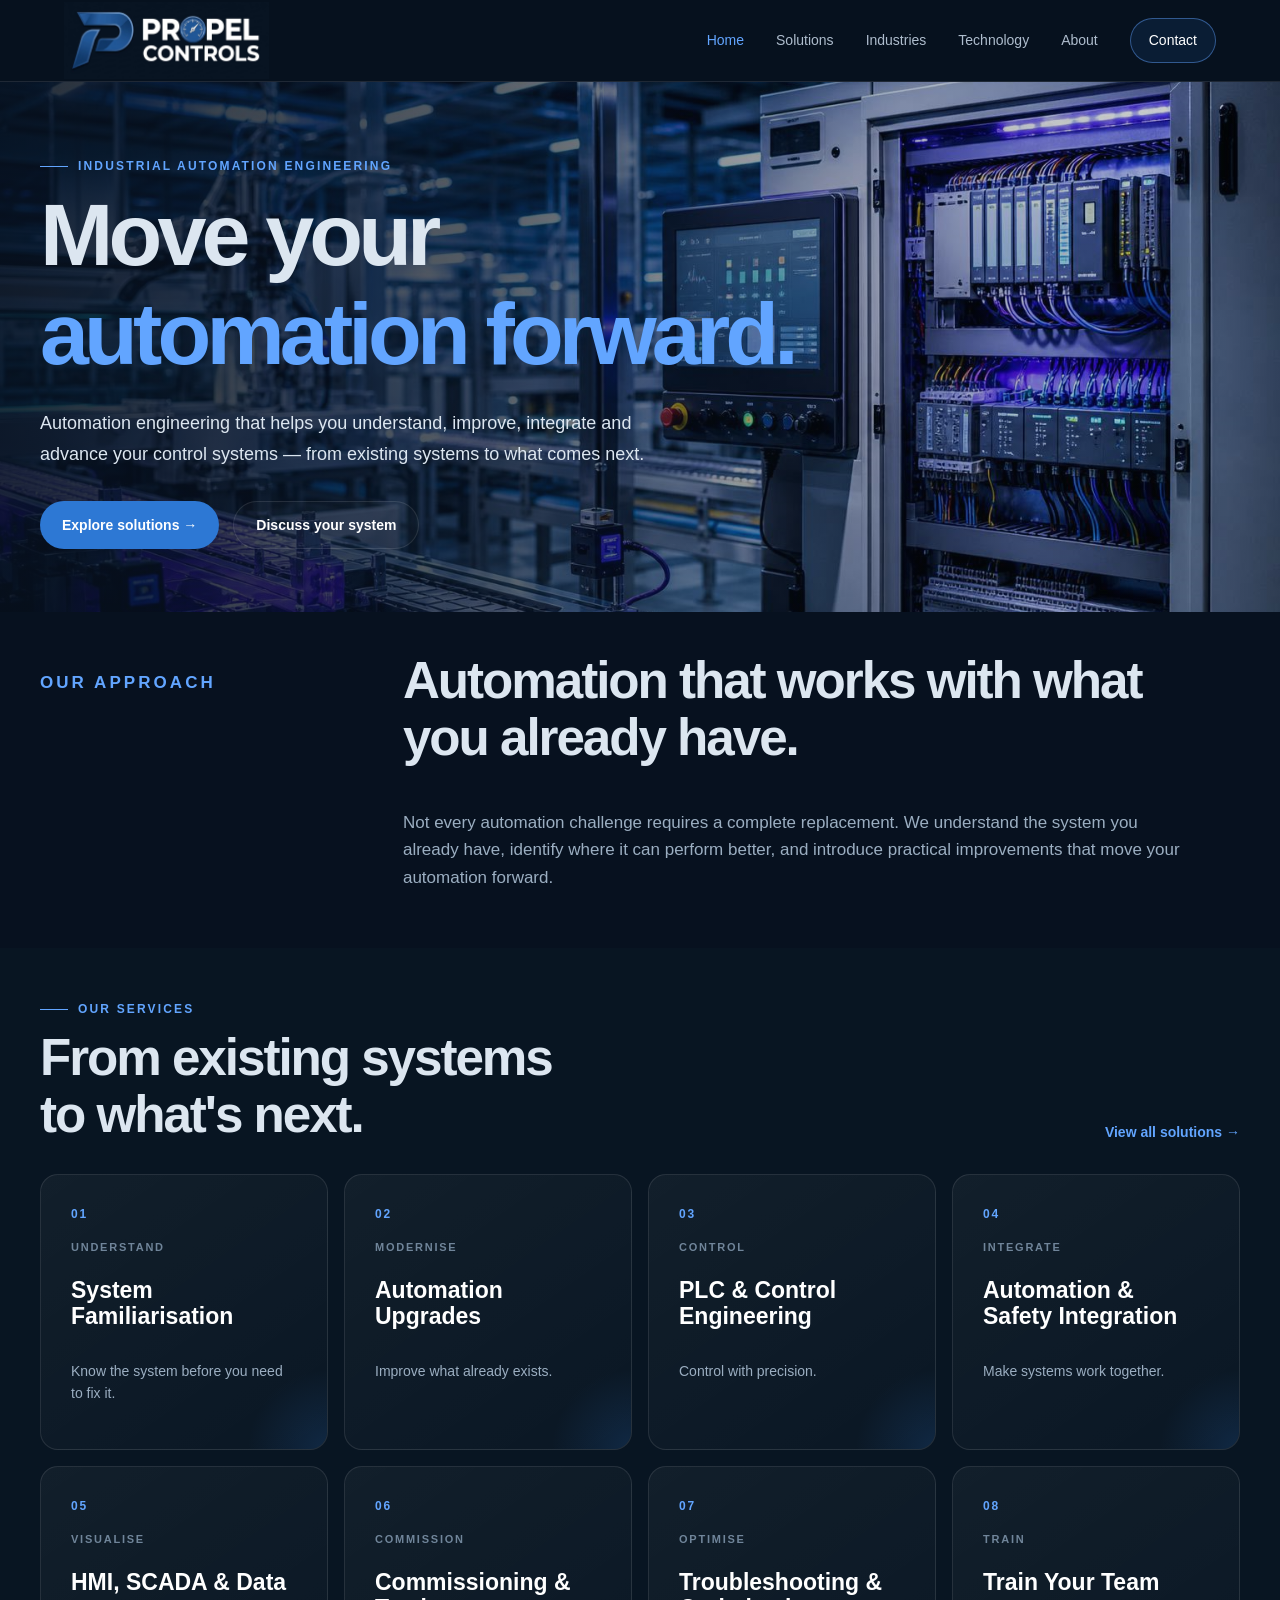
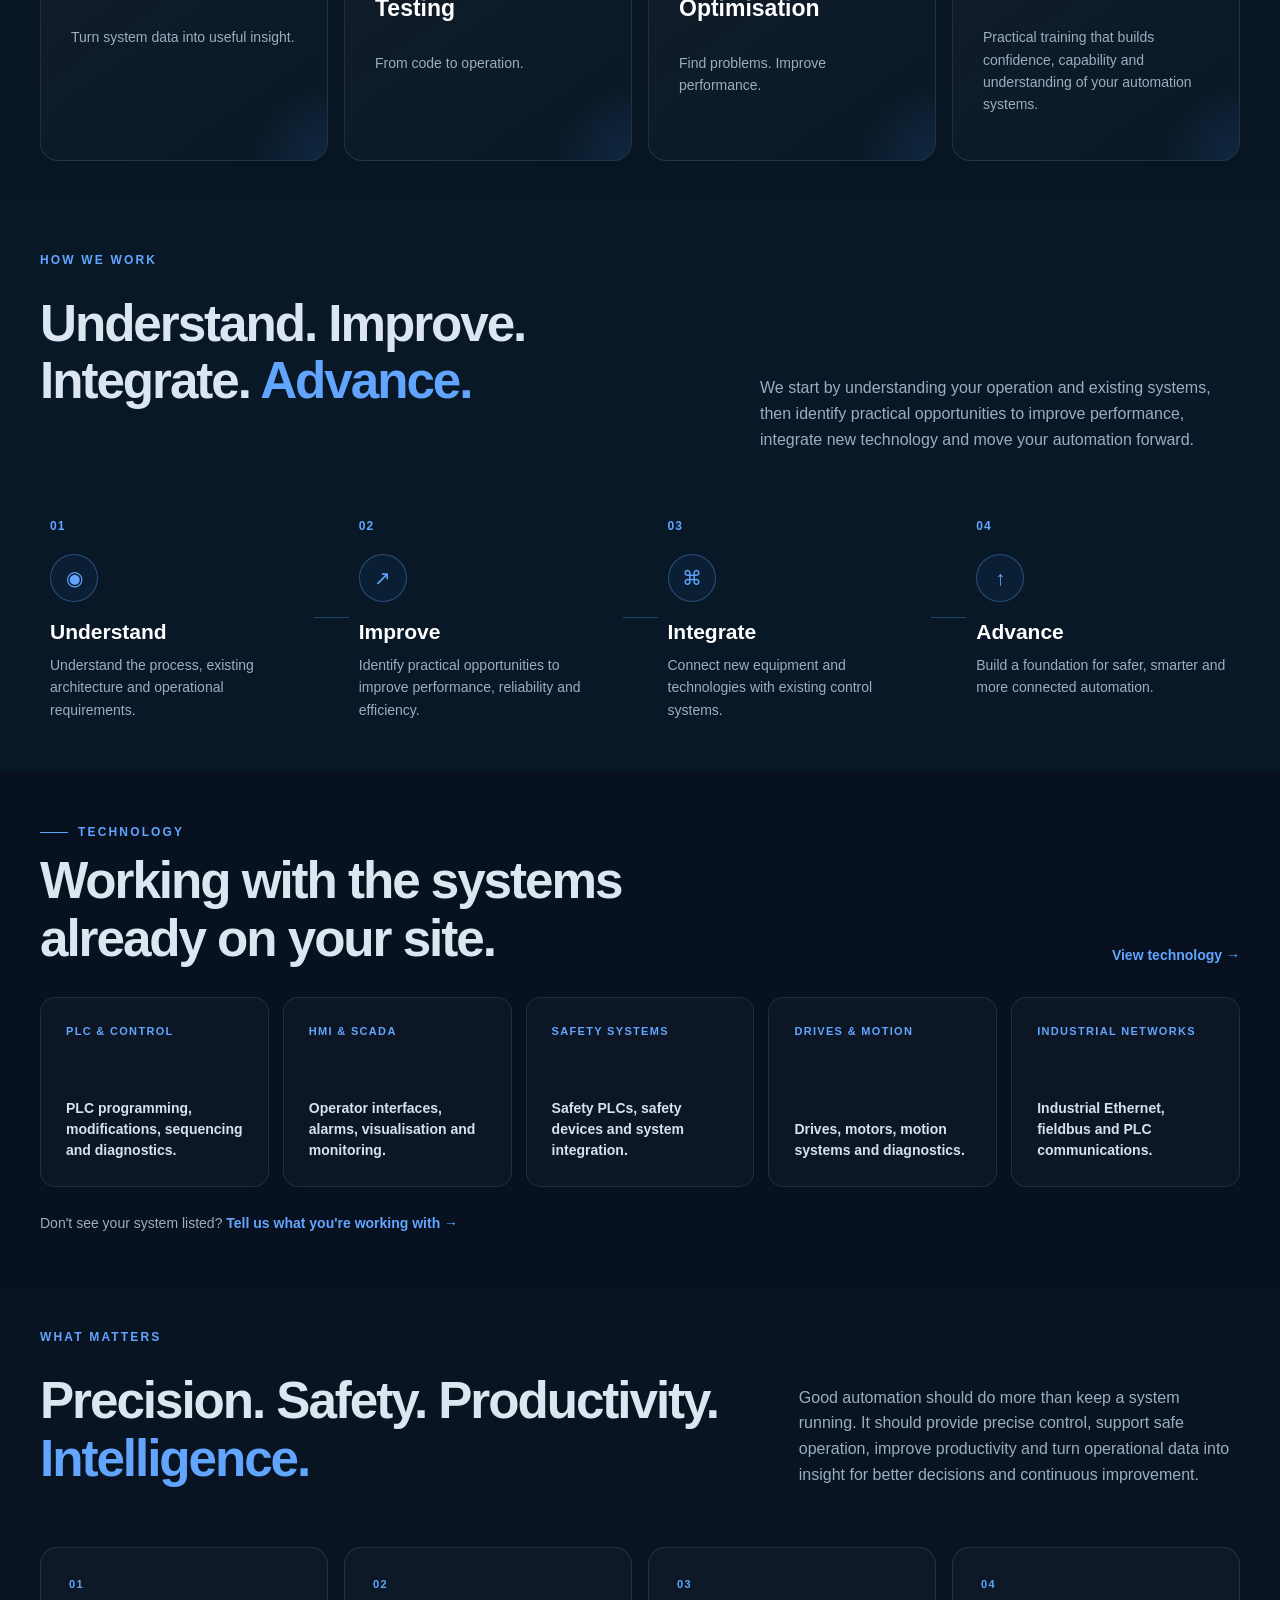
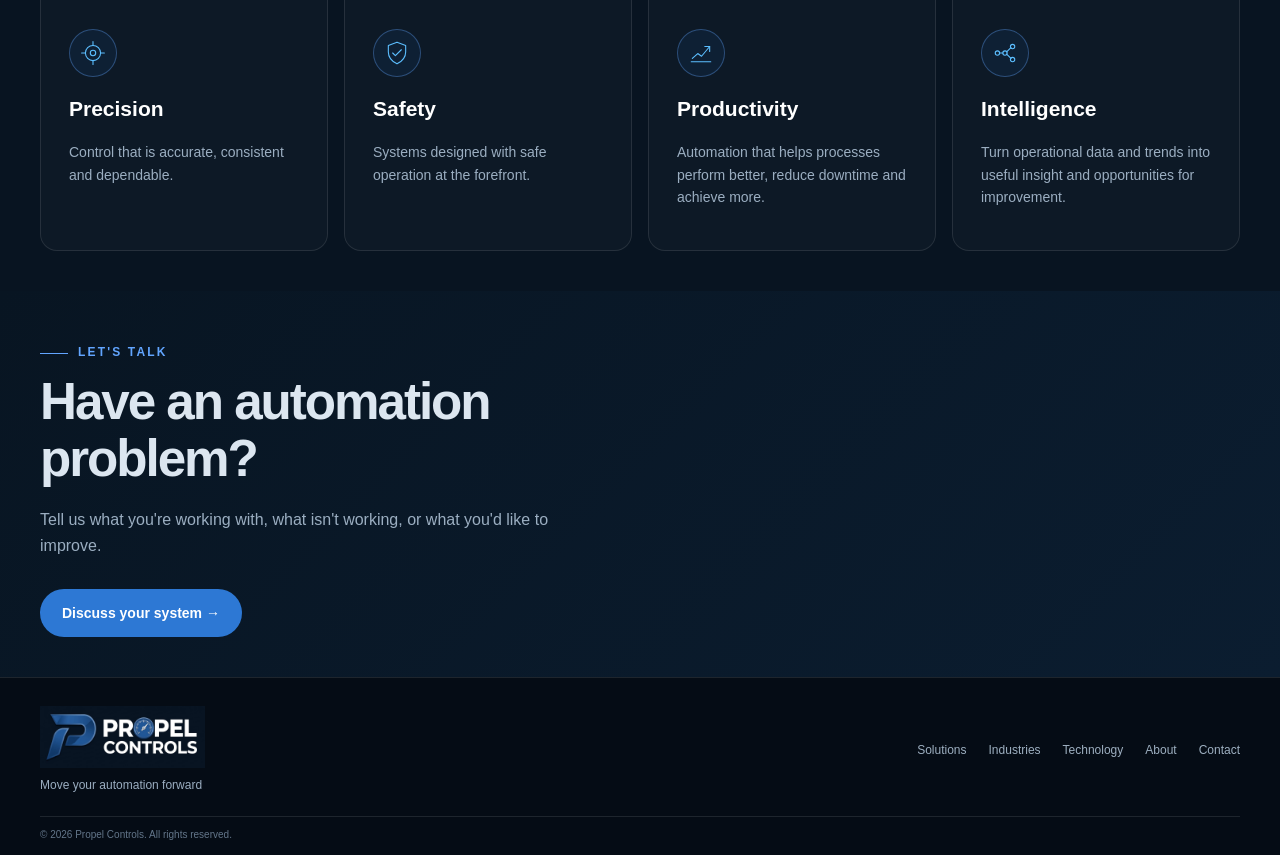
<file: index.html>
<!doctype html>
<html lang="en">

<head>
    <meta charset="utf-8">
    <meta name="viewport" content="width=device-width,initial-scale=1">

    <meta name="description"
        content="Propel Controls provides industrial automation engineering, PLC and control systems, system integration, commissioning, troubleshooting and optimisation.">

    <title>Propel Controls | Moving Automation Forward</title>

    <link rel="icon" href="assets/favicon.svg">
    <link rel="stylesheet" href="style.css">
</head>

<body>

<header class="header">

    <a class="brand" href="index.html">
        <img src="assets/LogoBlue.png" alt="Propel Controls logo">
    </a>

    <button class="menu" aria-label="Toggle navigation">☰</button>

    <nav class="main-nav">
        <a href="index.html" class="active">Home</a>
        <a href="solutions.html">Solutions</a>
        <a href="industries.html">Industries</a>
        <a href="technology.html">Technology</a>
        <a href="about.html">About</a>
        <a href="contact.html">Contact</a>
    </nav>

</header>


<main>

<!-- =====================================================
     HERO
     ===================================================== -->

<section class="page-hero">


<img src="assets/panel.png"
     alt="Industrial automation control system"
     class="page-hero-image">

<div class="page-hero-overlay"></div>

<div class="section-container page-hero-content">

    <p class="eyebrow">
        INDUSTRIAL AUTOMATION ENGINEERING
    </p>

    <h1>
        Move your<br>
        <span>automation forward.</span>
    </h1>

    <p>
        Automation engineering that helps you understand,
        improve, integrate and advance your control systems —
        from existing systems to what comes next.
    </p>

    <div class="actions">

        <a class="btn primary" href="solutions.html">
            Explore solutions →
        </a>

        <a class="btn outline" href="contact.html">
            Discuss your system
        </a>

    </div>

</div>


</section>



<!-- =====================================================
     INTRO
     ===================================================== -->

<section class="section intro">

    <div class="section-container split">

        <p class="label">
            OUR APPROACH
        </p>

        <div>

            <h2>
                Automation that works with what you already have.
            </h2>

            <p>
                Not every automation challenge requires a complete replacement.
                We understand the system you already have, identify where it can
                perform better, and introduce practical improvements that move
                your automation forward.
            </p>

        </div>

    </div>

</section>


<!-- =====================================================
     SERVICES
     ===================================================== -->

<section class="dark section" id="services">

    <div class="section-container">

        <div class="section-head">

            <div>

                <p class="eyebrow">
                    OUR SERVICES
                </p>

                <h2>
                    From existing systems<br>
                    to what's next.
                </h2>

            </div>

            <a class="text-link" href="solutions.html">
                View all solutions →
            </a>

        </div>


        <div class="service-grid">


            <!-- 01 -->

            <a class="service-card"
               href="solutions.html#understand">

                <span class="service-number">01</span>

                <span class="service-word">
                    UNDERSTAND
                </span>

                <h3>
                    System Familiarisation
                </h3>

                <p>
                    Know the system before you need to fix it.
                </p>

            </a>


            <!-- 02 -->

            <a class="service-card"
               href="solutions.html#modernise">

                <span class="service-number">02</span>

                <span class="service-word">
                    MODERNISE
                </span>

                <h3>
                    Automation Upgrades
                </h3>

                <p>
                    Improve what already exists.
                </p>

            </a>


            <!-- 03 -->

            <a class="service-card"
               href="solutions.html#control">

                <span class="service-number">03</span>

                <span class="service-word">
                    CONTROL
                </span>

                <h3>
                    PLC &amp; Control Engineering
                </h3>

                <p>
                    Control with precision.
                </p>

            </a>


            <!-- 04 -->

            <a class="service-card"
               href="solutions.html#integrate">

                <span class="service-number">04</span>

                <span class="service-word">
                    INTEGRATE
                </span>

                <h3>
                    Automation &amp; Safety Integration
                </h3>

                <p>
                    Make systems work together.
                </p>

            </a>


            <!-- 05 -->

            <a class="service-card"
               href="solutions.html#visualise">

                <span class="service-number">05</span>

                <span class="service-word">
                    VISUALISE
                </span>

                <h3>
                    HMI, SCADA &amp; Data
                </h3>

                <p>
                    Turn system data into useful insight.
                </p>

            </a>


            <!-- 06 -->

            <a class="service-card"
               href="solutions.html#commission">

                <span class="service-number">06</span>

                <span class="service-word">
                    COMMISSION
                </span>

                <h3>
                    Commissioning &amp; Testing
                </h3>

                <p>
                    From code to operation.
                </p>

            </a>


            <!-- 07 -->

            <a class="service-card"
               href="solutions.html#optimise">

                <span class="service-number">07</span>

                <span class="service-word">
                    OPTIMISE
                </span>

                <h3>
                    Troubleshooting &amp; Optimisation
                </h3>

                <p>
                    Find problems. Improve performance.
                </p>

            </a>


            <!-- 08 -->

            <a class="service-card"
               href="solutions.html#train">

                <span class="service-number">08</span>

                <span class="service-word">
                    TRAIN
                </span>

                <h3>
                    Train Your Team
                </h3>

                <p>
                    Practical training that builds confidence,
                    capability and understanding of your
                    automation systems.
                </p>

            </a>


        </div>

    </div>

</section>


<!-- =====================================================
     HOW WE WORK
     ===================================================== -->

<section class="how-we-work">

    <div class="section-container">

        <div class="section-label">
            HOW WE WORK
        </div>


        <div class="how-work-header">

            <h2>
                Understand. Improve. Integrate.
                <span>Advance.</span>
            </h2>

            <p>
                We start by understanding your operation and existing systems,
                then identify practical opportunities to improve performance,
                integrate new technology and move your automation forward.
            </p>

        </div>


        <div class="work-process">


            <!-- 01 -->

            <div class="work-step">

                <div class="step-number">
                    01
                </div>

                <div class="step-icon">
                    ◉
                </div>

                <h3>
                    Understand
                </h3>

                <p>
                    Understand the process, existing architecture
                    and operational requirements.
                </p>

            </div>


            <div class="process-line"></div>


            <!-- 02 -->

            <div class="work-step">

                <div class="step-number">
                    02
                </div>

                <div class="step-icon">
                    ↗
                </div>

                <h3>
                    Improve
                </h3>

                <p>
                    Identify practical opportunities to improve
                    performance, reliability and efficiency.
                </p>

            </div>


            <div class="process-line"></div>


            <!-- 03 -->

            <div class="work-step">

                <div class="step-number">
                    03
                </div>

                <div class="step-icon">
                    ⌘
                </div>

                <h3>
                    Integrate
                </h3>

                <p>
                    Connect new equipment and technologies with
                    existing control systems.
                </p>

            </div>


            <div class="process-line"></div>


            <!-- 04 -->

            <div class="work-step">

                <div class="step-number">
                    04
                </div>

                <div class="step-icon">
                    ↑
                </div>

                <h3>
                    Advance
                </h3>

                <p>
                    Build a foundation for safer, smarter and
                    more connected automation.
                </p>

            </div>


        </div>

    </div>

</section>


<!-- =====================================================
     TECHNOLOGY PREVIEW
     ===================================================== -->

<section class="technology-preview">

    <div class="section-container">

        <div class="section-head">

            <div>

                <p class="eyebrow">
                    TECHNOLOGY
                </p>

                <h2>
                    Working with the systems<br>
                    already on your site.
                </h2>

            </div>

            <a class="text-link" href="technology.html">
                View technology →
            </a>

        </div>


        <div class="technology-grid">


            <div class="technology-card">

                <span>
                    PLC &amp; CONTROL
                </span>

                <strong>
                    PLC programming, modifications,
                    sequencing and diagnostics.
                </strong>

            </div>


            <div class="technology-card">

                <span>
                    HMI &amp; SCADA
                </span>

                <strong>
                    Operator interfaces, alarms,
                    visualisation and monitoring.
                </strong>

            </div>


            <div class="technology-card">

                <span>
                    SAFETY SYSTEMS
                </span>

                <strong>
                    Safety PLCs, safety devices
                    and system integration.
                </strong>

            </div>


            <div class="technology-card">

                <span>
                    DRIVES &amp; MOTION
                </span>

                <strong>
                    Drives, motors, motion systems
                    and diagnostics.
                </strong>

            </div>


            <div class="technology-card">

                <span>
                    INDUSTRIAL NETWORKS
                </span>

                <strong>
                    Industrial Ethernet, fieldbus
                    and PLC communications.
                </strong>

            </div>


        </div>


        <p class="technology-note">

            Don't see your system listed?

            <a href="contact.html">
                Tell us what you're working with →
            </a>

        </p>

    </div>

</section>


<!-- =====================================================
     WHAT MATTERS
     ===================================================== -->

<section class="what-matters">

    <div class="section-container">

        <div class="section-label">
            WHAT MATTERS
        </div>


        <div class="matters-header">

            <h2>
                Precision. Safety. Productivity.
                <span>Intelligence.</span>
            </h2>

            <p class="matters-intro">
                Good automation should do more than keep a system running.
                It should provide precise control, support safe operation,
                improve productivity and turn operational data into insight
                for better decisions and continuous improvement.
            </p>

        </div>


        <div class="matters-grid">


            <!-- PRECISION -->

            <div class="matter-card">

                <div class="matter-number">
                    01
                </div>

                <div class="matter-icon">

                    <img src="assets/precision.svg"
                         alt="">

                </div>

                <h3>
                    Precision
                </h3>

                <p>
                    Control that is accurate, consistent and dependable.
                </p>

            </div>


            <!-- SAFETY -->

            <div class="matter-card">

                <div class="matter-number">
                    02
                </div>

                <div class="matter-icon">

                    <img src="assets/safety.svg"
                         alt="">

                </div>

                <h3>
                    Safety
                </h3>

                <p>
                    Systems designed with safe operation at the forefront.
                </p>

            </div>


            <!-- PRODUCTIVITY -->

            <div class="matter-card">

                <div class="matter-number">
                    03
                </div>

                <div class="matter-icon">

                    <img src="assets/productivity.svg"
                         alt="">

                </div>

                <h3>
                    Productivity
                </h3>

                <p>
                    Automation that helps processes perform better,
                    reduce downtime and achieve more.
                </p>

            </div>


            <!-- INTELLIGENCE -->

            <div class="matter-card">

                <div class="matter-number">
                    04
                </div>

                <div class="matter-icon">

                    <img src="assets/intelligence.svg"
                         alt="">

                </div>

                <h3>
                    Intelligence
                </h3>

                <p>
                    Turn operational data and trends into useful
                    insight and opportunities for improvement.
                </p>

            </div>


        </div>

    </div>

</section>


<!-- =====================================================
     FINAL CTA
     ===================================================== -->

<section class="final-cta">

    <div class="section-container">

        <p class="eyebrow">
            LET'S TALK
        </p>

        <h2>
            Have an automation<br>
            problem?
        </h2>

        <p>
            Tell us what you're working with, what isn't working,
            or what you'd like to improve.
        </p>

        <a class="btn primary" href="contact.html">
            Discuss your system →
        </a>

    </div>

</section>

</main>


<!-- =====================================================
     FOOTER
     ===================================================== -->

<footer class="footer">

    <div class="section-container footer-grid">

        <div>

            <img src="assets/LogoBlue.png"
                 alt="Propel Controls"
                 class="footer-logo">

            <p>
                Move your automation forward
            </p>

        </div>


        <div class="footer-links">

            <a href="solutions.html">
                Solutions
            </a>

            <a href="industries.html">
                Industries
            </a>

            <a href="technology.html">
                Technology
            </a>

            <a href="about.html">
                About
            </a>

            <a href="contact.html">
                Contact
            </a>

        </div>

    </div>


    <div class="footer-bottom">
        © 2026 Propel Controls. All rights reserved.
    </div>

</footer>


<script src="script.js"></script>

</body>
</html>
</file>
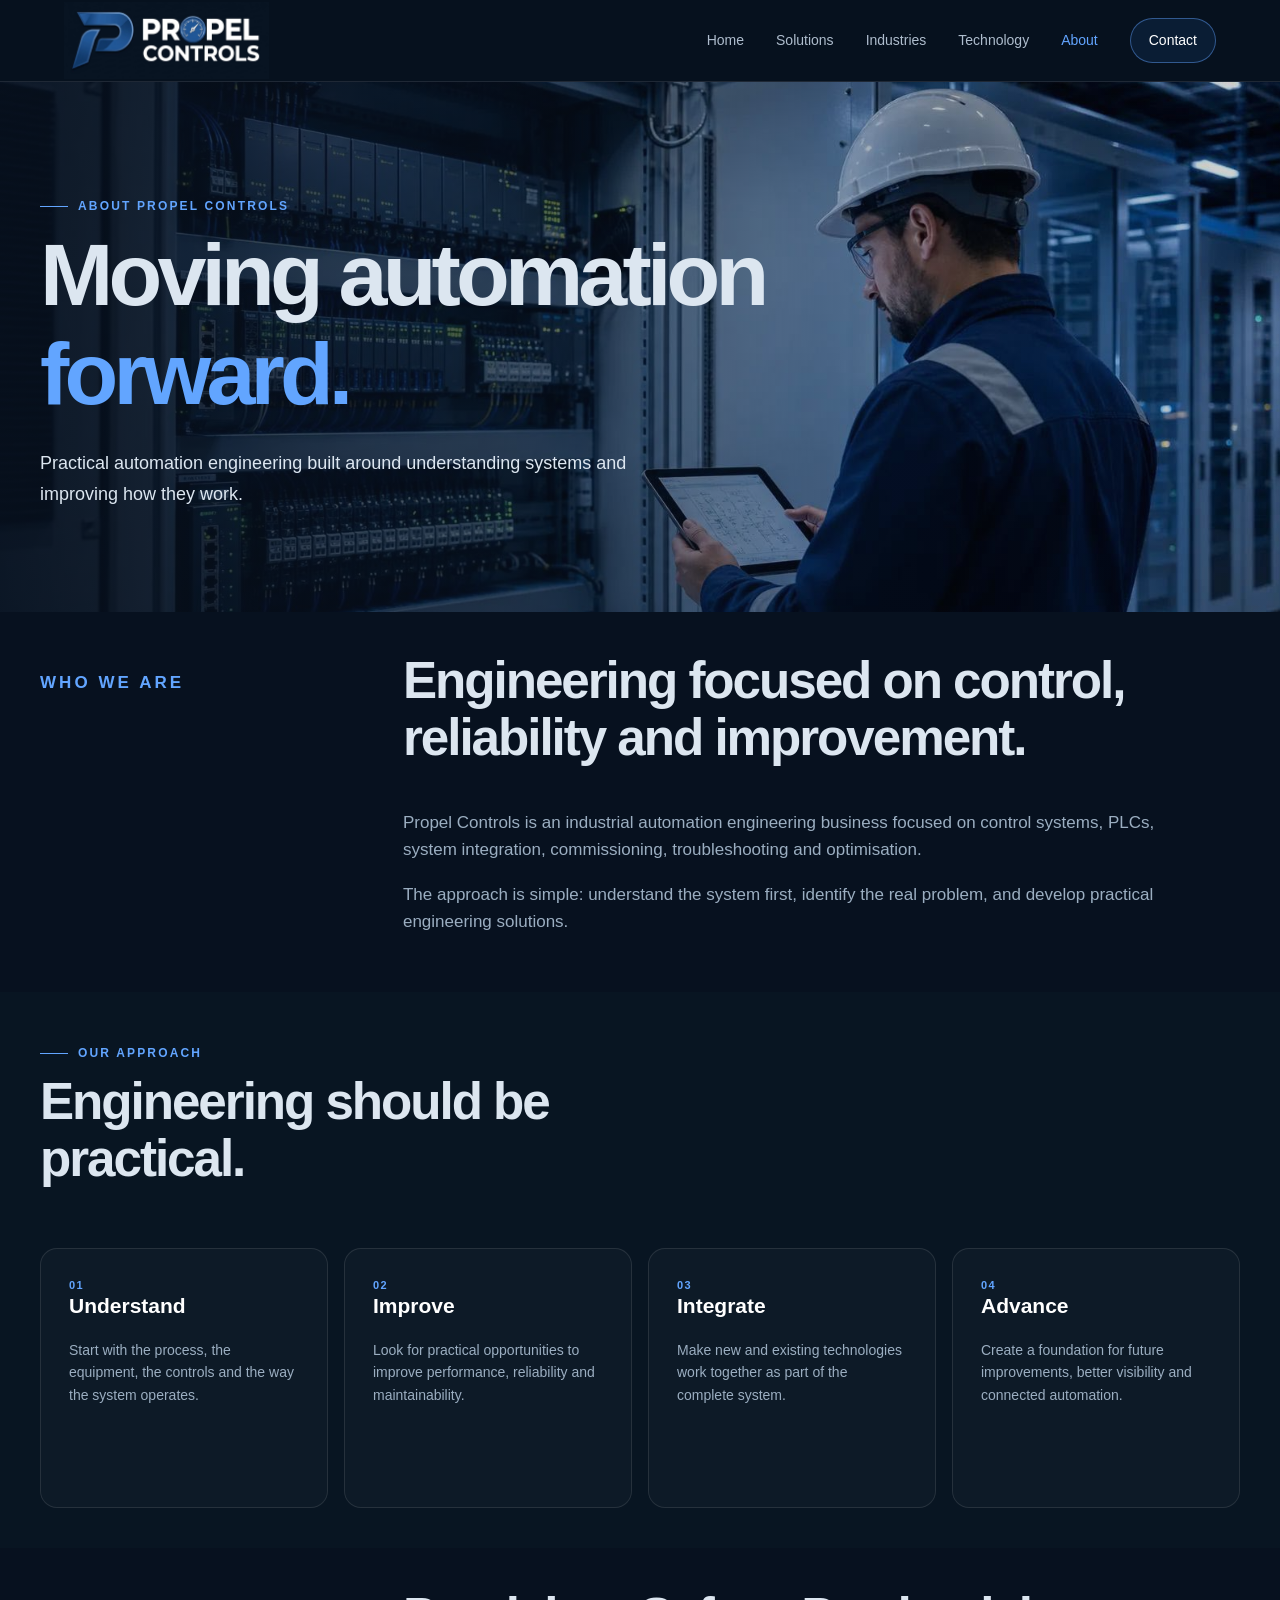
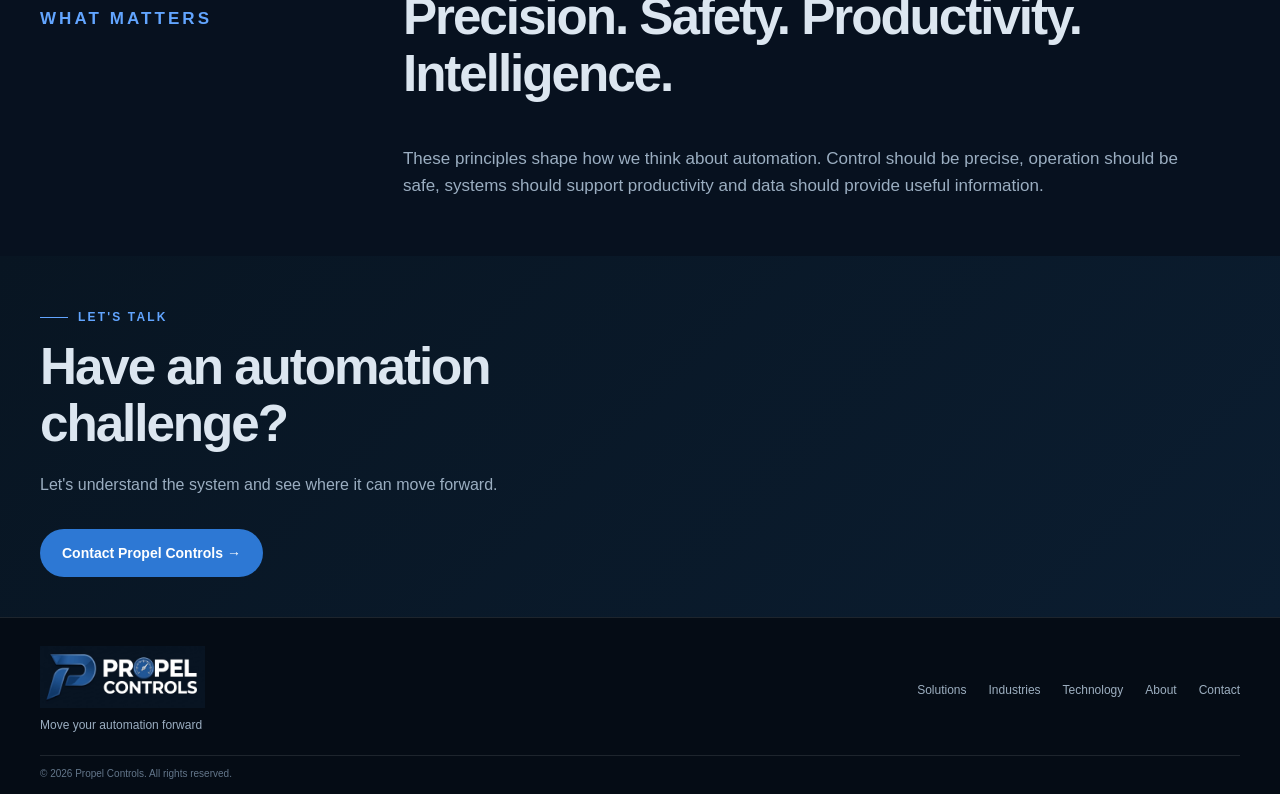
<file: about.html>
<!doctype html>
<html lang="en">

<head>
    <meta charset="utf-8">
    <meta name="viewport" content="width=device-width,initial-scale=1">

    <meta name="description"
        content="Learn about Propel Controls and its practical approach to industrial automation engineering, control systems, commissioning and optimisation.">

    <title>About | Propel Controls</title>

    <link rel="icon" href="assets/favicon.svg">
    <link rel="stylesheet" href="style.css">
</head>

<body>

<header class="header">

    <a class="brand" href="index.html">
        <img src="assets/LogoBlue.png" alt="Propel Controls logo">
    </a>

    <button class="menu" aria-label="Toggle navigation">☰</button>

    <nav class="main-nav">
        <a href="index.html">Home</a>
        <a href="solutions.html">Solutions</a>
        <a href="industries.html">Industries</a>
        <a href="technology.html">Technology</a>
        <a href="about.html" class="active">About</a>
        <a href="contact.html">Contact</a>
    </nav>

</header>


<main>

<section class="page-hero">

	<img src="assets/about.jpg"
     alt="Industrial automation control system"
     class="page-hero-image">

	<div class="page-hero-overlay"></div>

    <div class="section-container page-hero-content">

        <p class="eyebrow">ABOUT PROPEL CONTROLS</p>

        <h1>
            Moving automation<br>
            <span>forward.</span>
        </h1>

        <p>
            Practical automation engineering built around
            understanding systems and improving how they work.
        </p>

    </div>

</section>


<section class="section">

    <div class="section-container">

        <div class="split">

            <p class="label">WHO WE ARE</p>

            <div>

                <h2>
                    Engineering focused on control,
                    reliability and improvement.
                </h2>

                <p>
                    Propel Controls is an industrial automation engineering
                    business focused on control systems, PLCs, system
                    integration, commissioning, troubleshooting and optimisation.
                </p>

                <p>
                    The approach is simple: understand the system first,
                    identify the real problem, and develop practical
                    engineering solutions.
                </p>

            </div>

        </div>

    </div>

</section>


<section class="dark section">

    <div class="section-container">

        <div class="section-head">

            <div>

                <p class="eyebrow">OUR APPROACH</p>

                <h2>
                    Engineering should be<br>
                    practical.
                </h2>

            </div>

        </div>


        <div class="matters-grid">

            <article class="matter-card">

                <div class="matter-number">01</div>

                <h3>Understand</h3>

                <p>
                    Start with the process, the equipment,
                    the controls and the way the system operates.
                </p>

            </article>


            <article class="matter-card">

                <div class="matter-number">02</div>

                <h3>Improve</h3>

                <p>
                    Look for practical opportunities to improve
                    performance, reliability and maintainability.
                </p>

            </article>


            <article class="matter-card">

                <div class="matter-number">03</div>

                <h3>Integrate</h3>

                <p>
                    Make new and existing technologies work
                    together as part of the complete system.
                </p>

            </article>


            <article class="matter-card">

                <div class="matter-number">04</div>

                <h3>Advance</h3>

                <p>
                    Create a foundation for future improvements,
                    better visibility and connected automation.
                </p>

            </article>

        </div>

    </div>

</section>


<section class="section">

    <div class="section-container">

        <div class="split">

            <p class="label">WHAT MATTERS</p>

            <div>

                <h2>
                    Precision. Safety. Productivity.
                    Intelligence.
                </h2>

                <p>
                    These principles shape how we think about automation.
                    Control should be precise, operation should be safe,
                    systems should support productivity and data should
                    provide useful information.
                </p>

            </div>

        </div>

    </div>

</section>


<section class="final-cta">

    <div class="section-container">

        <p class="eyebrow">LET'S TALK</p>

        <h2>
            Have an automation<br>
            challenge?
        </h2>

        <p>
            Let's understand the system and see where it can move forward.
        </p>

        <a class="btn primary" href="contact.html">
            Contact Propel Controls →
        </a>

    </div>

</section>

</main>


<footer class="footer">

    <div class="section-container footer-grid">

        <div>

            <img src="assets/LogoBlue.png"
                 alt="Propel Controls"
                 class="footer-logo">

            <p>
				Move your automation forward
            </p>

        </div>

        <div class="footer-links">

            <a href="solutions.html">Solutions</a>
            <a href="industries.html">Industries</a>
            <a href="technology.html">Technology</a>
            <a href="about.html">About</a>
            <a href="contact.html">Contact</a>

        </div>

    </div>

    <div class="footer-bottom">
        © 2026 Propel Controls. All rights reserved.
    </div>

</footer>


<script src="script.js"></script>

</body>
</html>
</file>
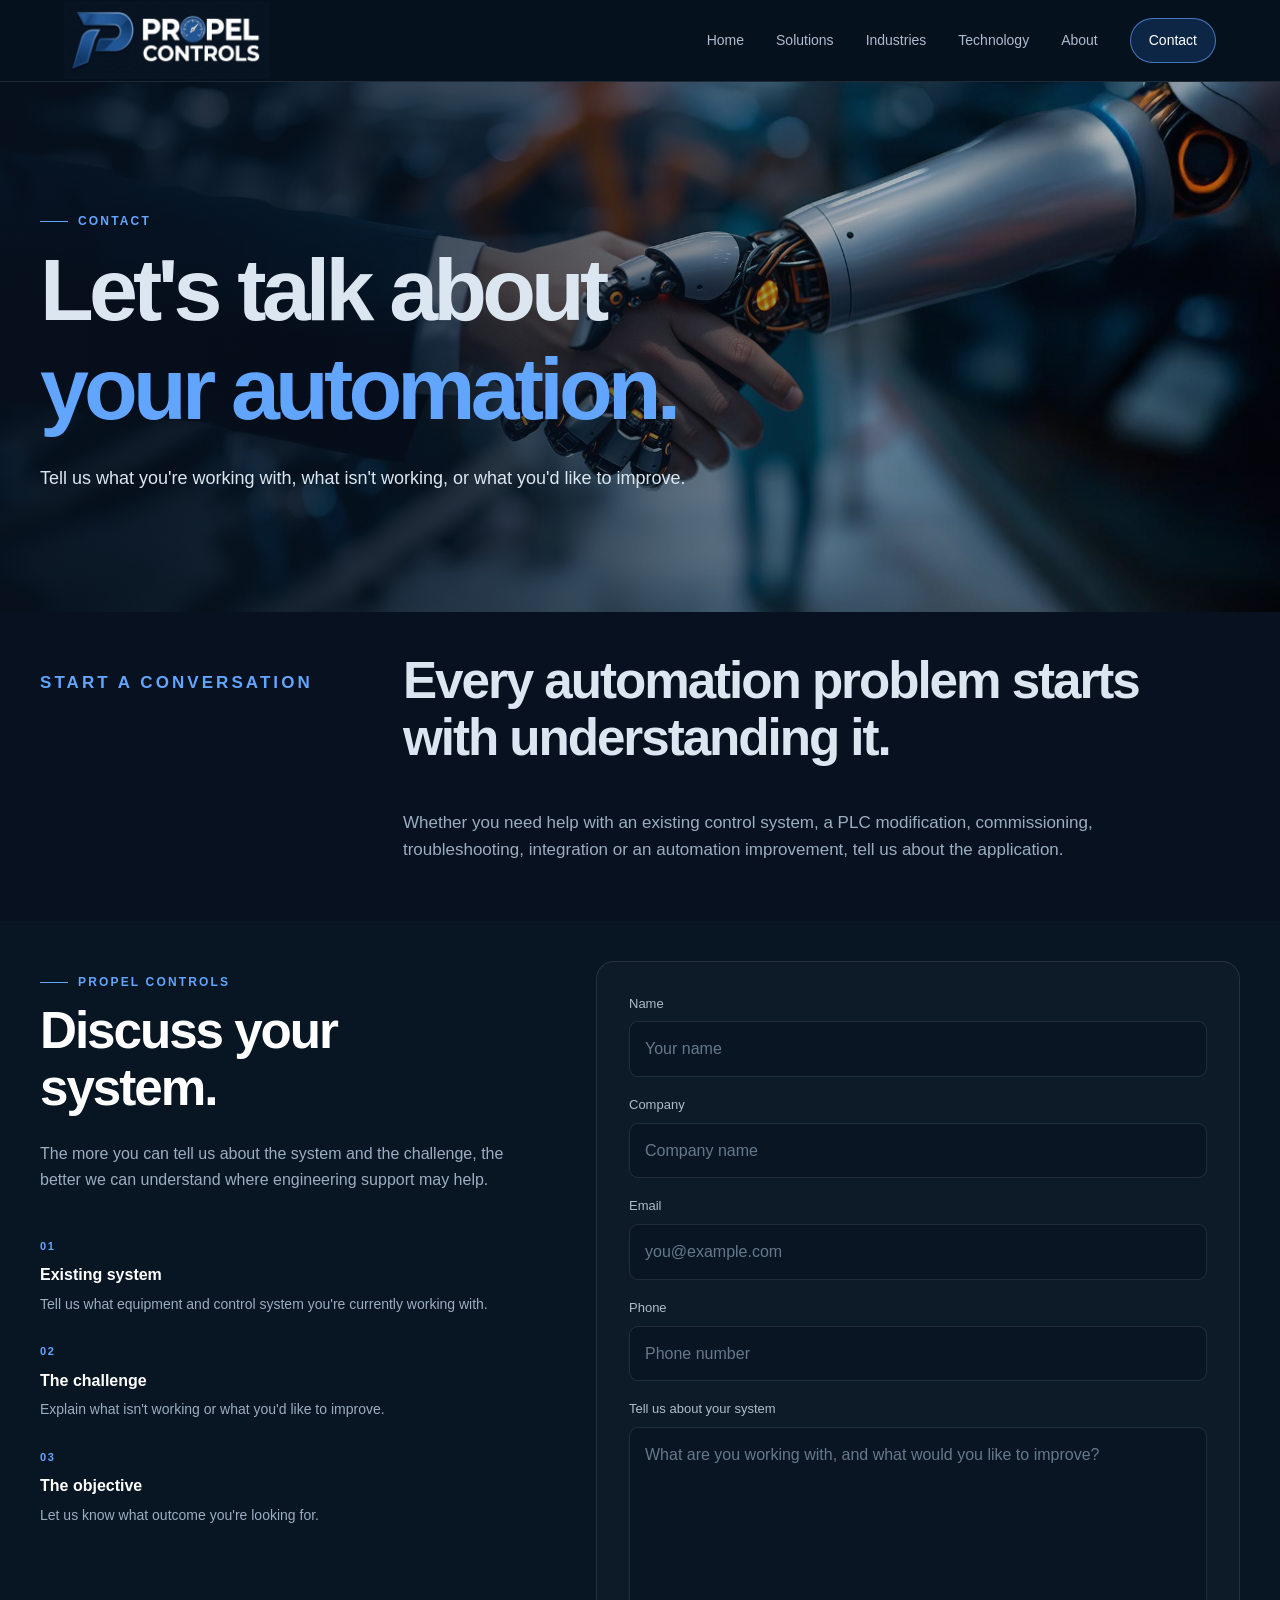
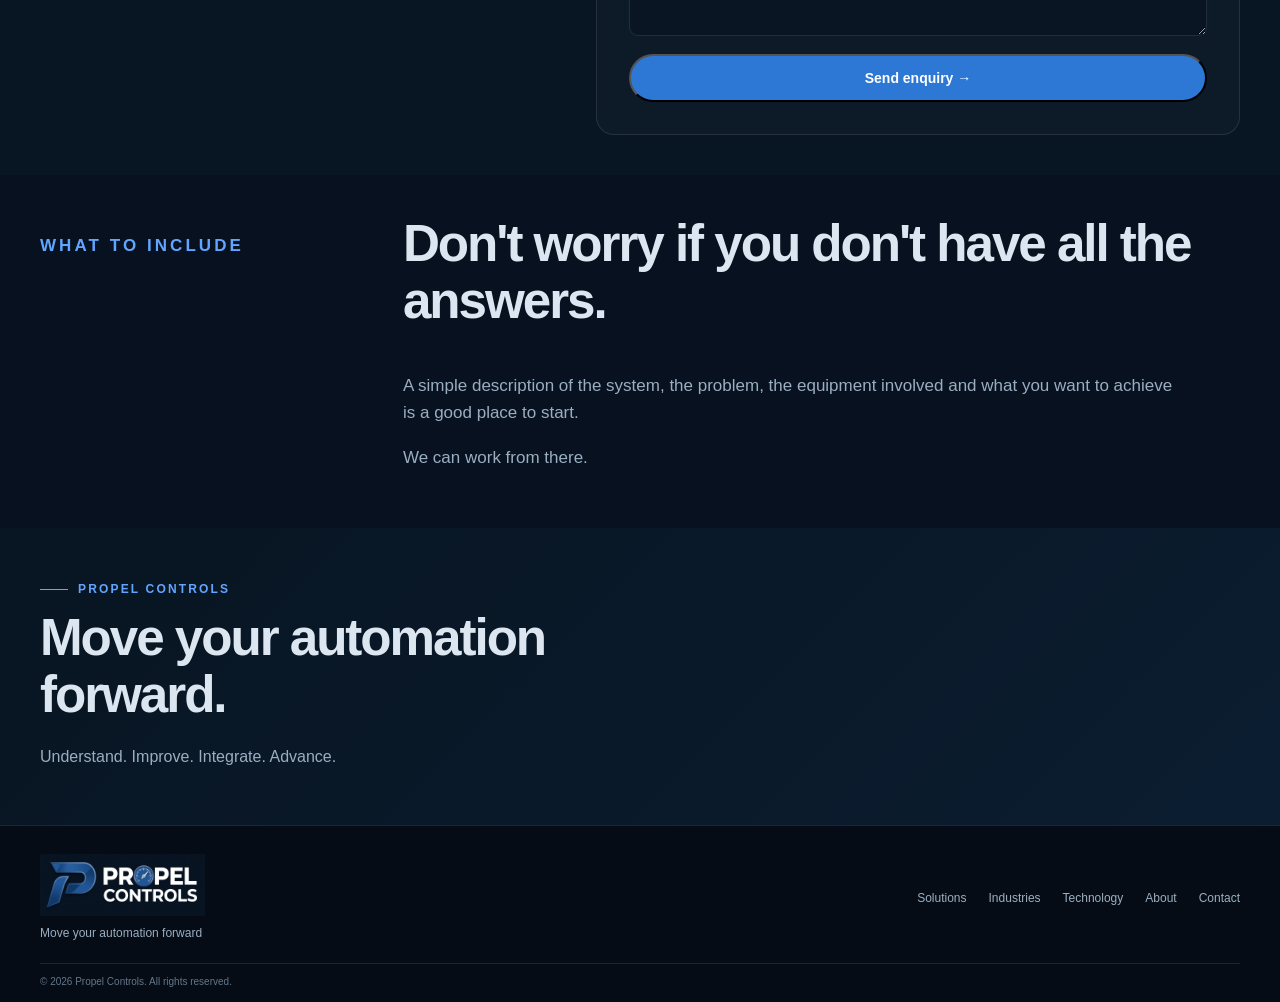
<file: contact.html>
<!doctype html>
<html lang="en">

<head>
    <meta charset="utf-8">
    <meta name="viewport" content="width=device-width,initial-scale=1">

    <meta name="description"
        content="Contact Propel Controls about industrial automation engineering, PLC systems, commissioning, troubleshooting, integration and optimisation.">

    <title>Contact | Propel Controls</title>

    <link rel="icon" href="assets/favicon.svg">
    <link rel="stylesheet" href="style.css">
</head>

<body>

<header class="header">

    <a class="brand" href="index.html">
        <img src="assets/LogoBlue.png" alt="Propel Controls logo">
    </a>

    <button class="menu" aria-label="Toggle navigation">☰</button>

    <nav class="main-nav">
        <a href="index.html">Home</a>
        <a href="solutions.html">Solutions</a>
        <a href="industries.html">Industries</a>
        <a href="technology.html">Technology</a>
        <a href="about.html">About</a>
        <a href="contact.html" class="active">Contact</a>
    </nav>

</header>


<main>

<section class="page-hero">

    <img src="assets/contact.jpg"
         alt="Industrial automation control system"
         class="page-hero-image">

    <div class="page-hero-overlay"></div>

    <div class="section-container page-hero-content">

        <p class="eyebrow">CONTACT</p>

        <h1>
            Let's talk about<br>
            <span>your automation.</span>
        </h1>

        <p>
            Tell us what you're working with,
            what isn't working, or what you'd like to improve.
        </p>

    </div>

</section>


<section class="section">

    <div class="section-container">

        <div class="split">

            <p class="label">START A CONVERSATION</p>

            <div>

                <h2>
                    Every automation problem starts
                    with understanding it.
                </h2>

                <p>
                    Whether you need help with an existing control system,
                    a PLC modification, commissioning, troubleshooting,
                    integration or an automation improvement,
                    tell us about the application.
                </p>

            </div>

        </div>

    </div>

</section>


<section class="dark section">

    <div class="section-container">

        <div class="contact-layout">


            <div class="contact-info">

                <p class="eyebrow">PROPEL CONTROLS</p>

                <h2>
                    Discuss your<br>
                    system.
                </h2>

                <p>
                    The more you can tell us about the system and the
                    challenge, the better we can understand where
                    engineering support may help.
                </p>


                <div class="contact-points">

                    <div>
                        <span>01</span>
                        <strong>Existing system</strong>
                        <p>
                            Tell us what equipment and control system
                            you're currently working with.
                        </p>
                    </div>


                    <div>
                        <span>02</span>
                        <strong>The challenge</strong>
                        <p>
                            Explain what isn't working or what you'd
                            like to improve.
                        </p>
                    </div>


                    <div>
                        <span>03</span>
                        <strong>The objective</strong>
                        <p>
                            Let us know what outcome you're looking for.
                        </p>
                    </div>

                </div>

            </div>


            <div class="contact-form">

                <form action="https://formspree.io/f/xvkgzgay" method="POST">

                    <div class="form-group">

                        <label for="name">
                            Name
                        </label>

                        <input
                            type="text"
                            id="name"
                            name="name"
                            placeholder="Your name"
                            required>

                    </div>


                    <div class="form-group">

                        <label for="company">
                            Company
                        </label>

                        <input
                            type="text"
                            id="company"
                            name="company"
                            placeholder="Company name">

                    </div>


                    <div class="form-group">

                        <label for="email">
                            Email
                        </label>

                        <input
                            type="email"
                            id="email"
                            name="email"
                            placeholder="you@example.com"
                            required>

                    </div>


                    <div class="form-group">

                        <label for="phone">
                            Phone
                        </label>

                        <input
                            type="tel"
                            id="phone"
                            name="phone"
                            placeholder="Phone number">

                    </div>


                    <div class="form-group">

                        <label for="message">
                            Tell us about your system
                        </label>

                        <textarea
                            id="message"
                            name="message"
                            rows="7"
                            placeholder="What are you working with, and what would you like to improve?"
                            required></textarea>

                    </div>


                    <button
                        type="submit"
                        class="btn primary">
                        Send enquiry →
                    </button>

                </form>

            </div>

        </div>

    </div>

</section>


<section class="section">

    <div class="section-container">

        <div class="split">

            <p class="label">WHAT TO INCLUDE</p>

            <div>

                <h2>
                    Don't worry if you don't have
                    all the answers.
                </h2>

                <p>
                    A simple description of the system, the problem,
                    the equipment involved and what you want to achieve
                    is a good place to start.
                </p>

                <p>
                    We can work from there.
                </p>

            </div>

        </div>

    </div>

</section>


<section class="final-cta">

    <div class="section-container">

        <p class="eyebrow">PROPEL CONTROLS</p>

        <h2>
            Move your automation<br>
            forward.
        </h2>

        <p>
            Understand. Improve. Integrate. Advance.
        </p>

    </div>

</section>

</main>


<footer class="footer">

    <div class="section-container footer-grid">

        <div>

            <img src="assets/LogoBlue.png"
                 alt="Propel Controls"
                 class="footer-logo">

            <p>
                Move your automation forward
            </p>

        </div>

        <div class="footer-links">

            <a href="solutions.html">Solutions</a>
            <a href="industries.html">Industries</a>
            <a href="technology.html">Technology</a>
            <a href="about.html">About</a>
            <a href="contact.html">Contact</a>

        </div>

    </div>

    <div class="footer-bottom">
        © 2026 Propel Controls. All rights reserved.
    </div>

</footer>


<script src="script.js"></script>

</body>
</html>
</file>
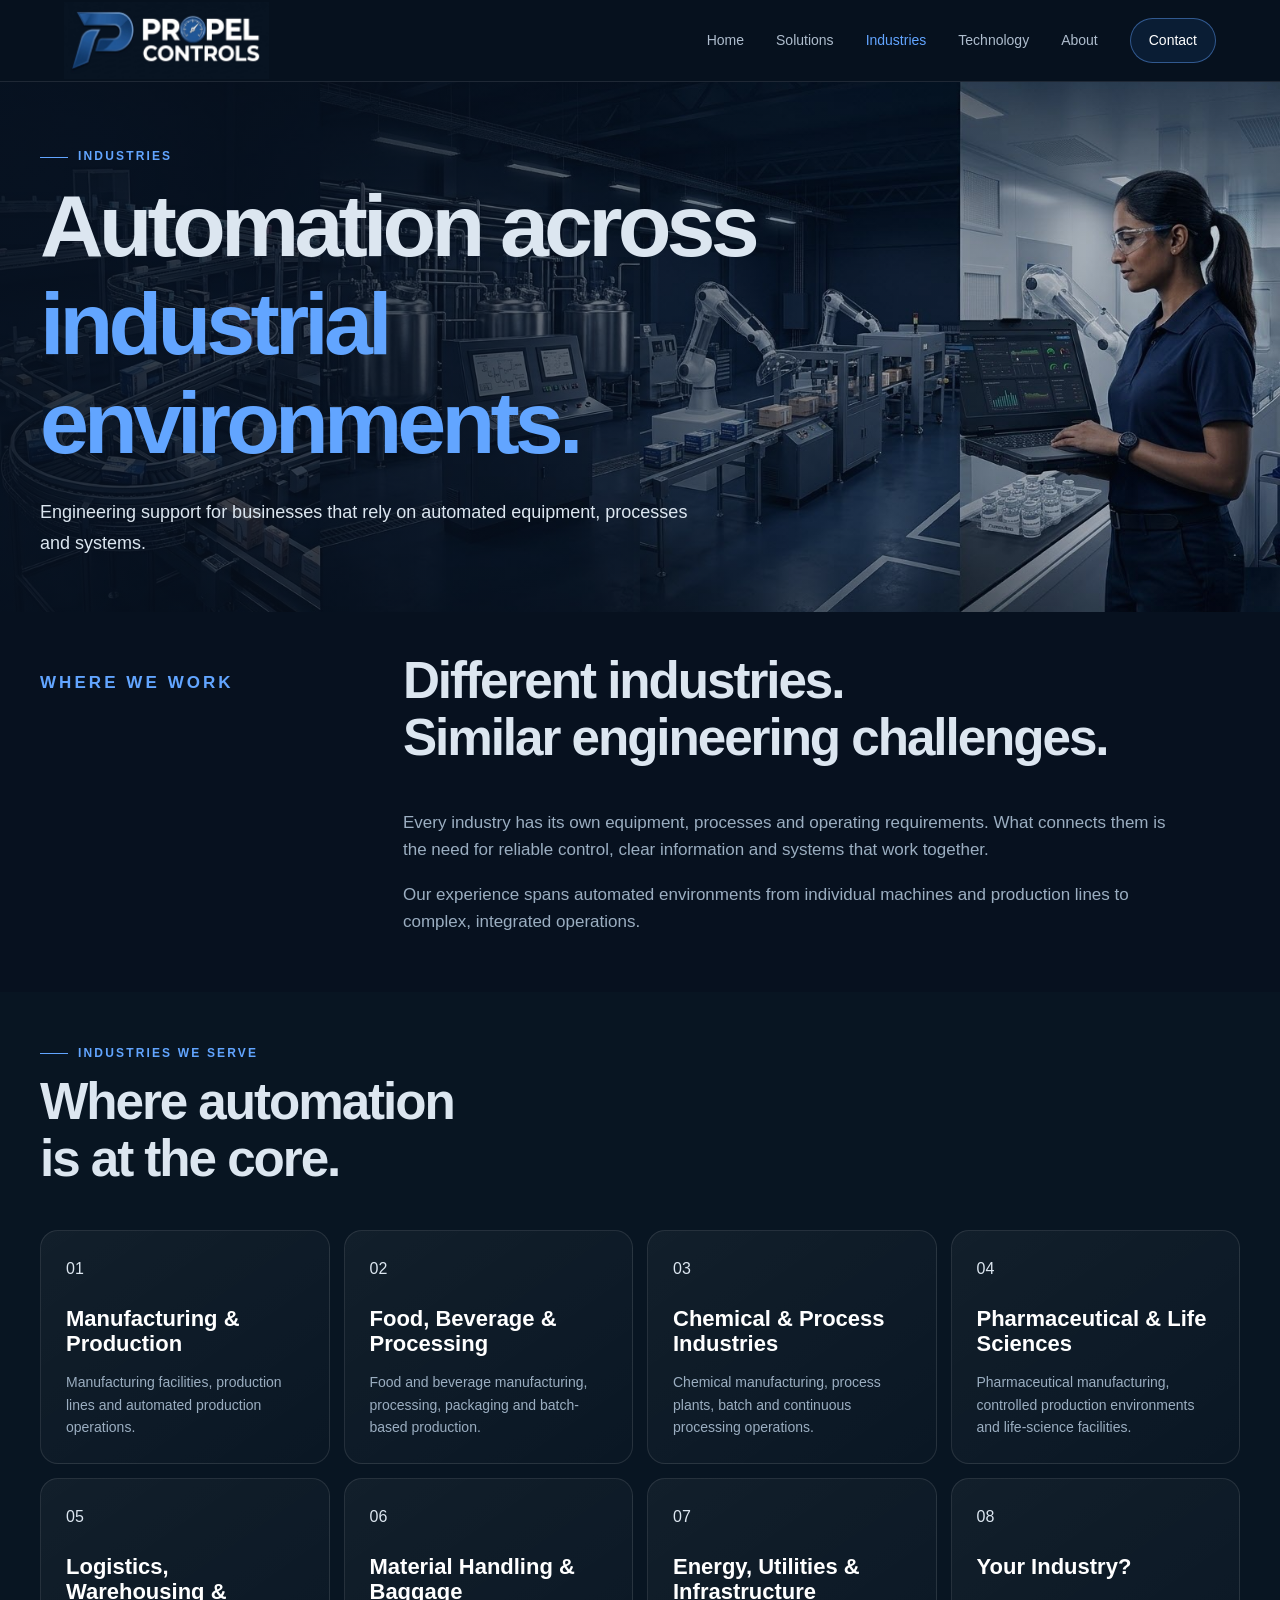
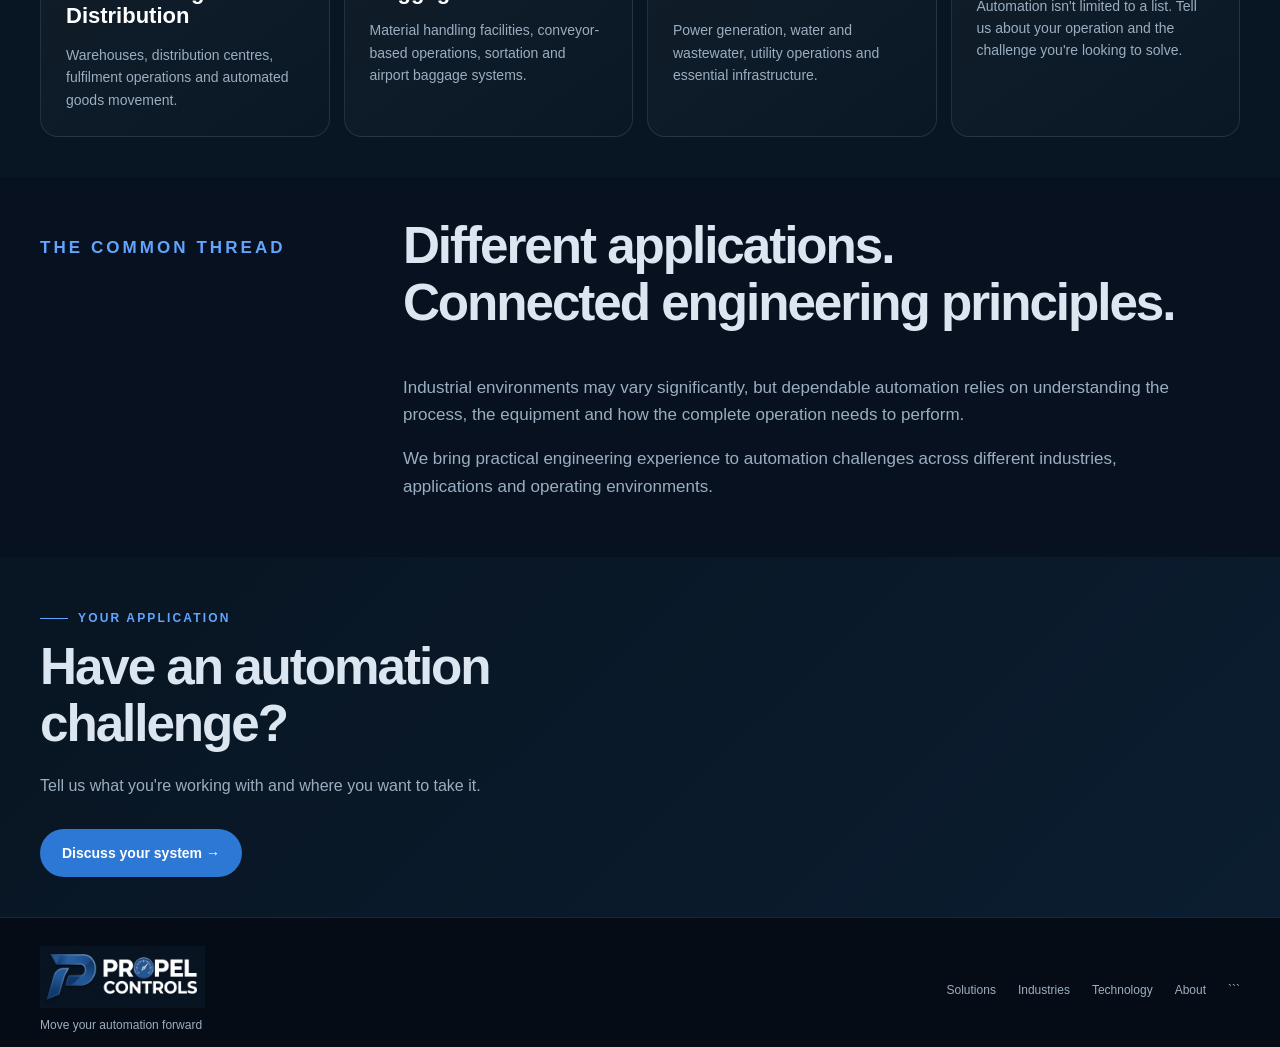
<file: industries.html>
<!doctype html>
<html lang="en">

<head>
    <meta charset="utf-8">
    <meta name="viewport" content="width=device-width,initial-scale=1">

    <meta name="description"
        content="Propel Controls provides automation engineering across manufacturing, food and beverage, chemical processing, pharmaceutical, logistics, material handling, energy and infrastructure.">

    <title>Industries | Propel Controls</title>

    <link rel="icon" href="assets/favicon.svg">
    <link rel="stylesheet" href="style.css">
</head>

<body>

<header class="header">

    <a class="brand" href="index.html">
        <img src="assets/LogoBlue.png" alt="Propel Controls logo">
    </a>

    <button class="menu" aria-label="Toggle navigation">☰</button>

    <nav class="main-nav">
        <a href="index.html">Home</a>
        <a href="solutions.html">Solutions</a>
        <a href="industries.html" class="active">Industries</a>
        <a href="technology.html">Technology</a>
        <a href="about.html">About</a>
        <a href="contact.html">Contact</a>
    </nav>

</header>

<main>

<!-- HERO -->

<section class="page-hero">

    <img src="assets/industries.jpg"
         alt="Industrial automation system"
         class="page-hero-image">

    <div class="page-hero-overlay"></div>

    <div class="section-container page-hero-content">

        <p class="eyebrow">
            INDUSTRIES
        </p>

        <h1>
            Automation across<br>
            <span>industrial environments.</span>
        </h1>

        <p>
            Engineering support for businesses that rely on
            automated equipment, processes and systems.
        </p>

    </div>

</section>


<!-- INTRODUCTION -->

<section class="section">

    <div class="section-container">

        <div class="split">

            <p class="label">
                WHERE WE WORK
            </p>

            <div>

                <h2>
                    Different industries.<br>
                    Similar engineering challenges.
                </h2>

                <p>
                    Every industry has its own equipment, processes
                    and operating requirements. What connects them
                    is the need for reliable control, clear information
                    and systems that work together.
                </p>

                <p>
                    Our experience spans automated environments from
                    individual machines and production lines to complex,
                    integrated operations.
                </p>

            </div>

        </div>

    </div>

</section>


<!-- INDUSTRIES -->

<section class="dark section">

    <div class="section-container">

        <p class="eyebrow">
            INDUSTRIES WE SERVE
        </p>

        <h2>
            Where automation<br>
            is at the core.
        </h2>


        <div class="industry-grid">


            <!-- 01 -->

            <div class="industry-card">

                <span class="industry-number">
                    01
                </span>

                <h3>
                    Manufacturing &amp; Production
                </h3>

                <p>
                    Manufacturing facilities, production lines
                    and automated production operations.
                </p>

            </div>


            <!-- 02 -->

            <div class="industry-card">

                <span class="industry-number">
                    02
                </span>

                <h3>
                    Food, Beverage &amp; Processing
                </h3>

                <p>
                    Food and beverage manufacturing, processing,
                    packaging and batch-based production.
                </p>

            </div>


            <!-- 03 -->

            <div class="industry-card">

                <span class="industry-number">
                    03
                </span>

                <h3>
                    Chemical &amp; Process Industries
                </h3>

                <p>
                    Chemical manufacturing, process plants,
                    batch and continuous processing operations.
                </p>

            </div>


            <!-- 04 -->

            <div class="industry-card">

                <span class="industry-number">
                    04
                </span>

                <h3>
                    Pharmaceutical &amp; Life Sciences
                </h3>

                <p>
                    Pharmaceutical manufacturing, controlled
                    production environments and life-science facilities.
                </p>

            </div>


            <!-- 05 -->

            <div class="industry-card">

                <span class="industry-number">
                    05
                </span>

                <h3>
                    Logistics, Warehousing &amp; Distribution
                </h3>

                <p>
                    Warehouses, distribution centres, fulfilment
                    operations and automated goods movement.
                </p>

            </div>


            <!-- 06 -->

            <div class="industry-card">

                <span class="industry-number">
                    06
                </span>

                <h3>
                    Material Handling &amp; Baggage
                </h3>

                <p>
                    Material handling facilities, conveyor-based
                    operations, sortation and airport baggage systems.
                </p>

            </div>


            <!-- 07 -->

            <div class="industry-card">

                <span class="industry-number">
                    07
                </span>

                <h3>
                    Energy, Utilities &amp; Infrastructure
                </h3>

                <p>
                    Power generation, water and wastewater,
                    utility operations and essential infrastructure.
                </p>

            </div>


            <!-- OPEN INDUSTRY -->

            <div class="industry-card industry-card-open">

                <span class="industry-number">
                    08
                </span>

                <h3>
                    Your Industry?
                </h3>

                <p>
                    Automation isn't limited to a list.
                    Tell us about your operation and the challenge
                    you're looking to solve.
                </p>

            </div>


        </div>

    </div>

</section>


<!-- COMMON THREAD -->

<section class="section">

    <div class="section-container">

        <div class="split">

            <p class="label">
                THE COMMON THREAD
            </p>

            <div>

                <h2>
                    Different applications.<br>
                    Connected engineering principles.
                </h2>

                <p>
                    Industrial environments may vary significantly,
                    but dependable automation relies on understanding
                    the process, the equipment and how the complete
                    operation needs to perform.
                </p>

                <p>
                    We bring practical engineering experience to
                    automation challenges across different industries,
                    applications and operating environments.
                </p>

            </div>

        </div>

    </div>

</section>


<!-- CTA -->

<section class="final-cta">

    <div class="section-container">

        <p class="eyebrow">
            YOUR APPLICATION
        </p>

        <h2>
            Have an automation<br>
            challenge?
        </h2>

        <p>
            Tell us what you're working with and where you want
            to take it.
        </p>

        <a class="btn primary" href="contact.html">
            Discuss your system →
        </a>

    </div>

</section>

</main>


<!-- FOOTER -->

<footer class="footer">

    <div class="section-container footer-grid">

        <div>

            <img src="assets/LogoBlue.png"
                 alt="Propel Controls"
                 class="footer-logo">

            <p>
                Move your automation forward
            </p>

        </div>


        <div class="footer-links">

            <a href="solutions.html">
                Solutions
            </a>

            <a href="industries.html">
                Industries
            </a>

            <a href="technology.html">
                Technology
            </a>

            <a href="about.html">
                About
            </a>

            <a href="contact.html">
```
</file>
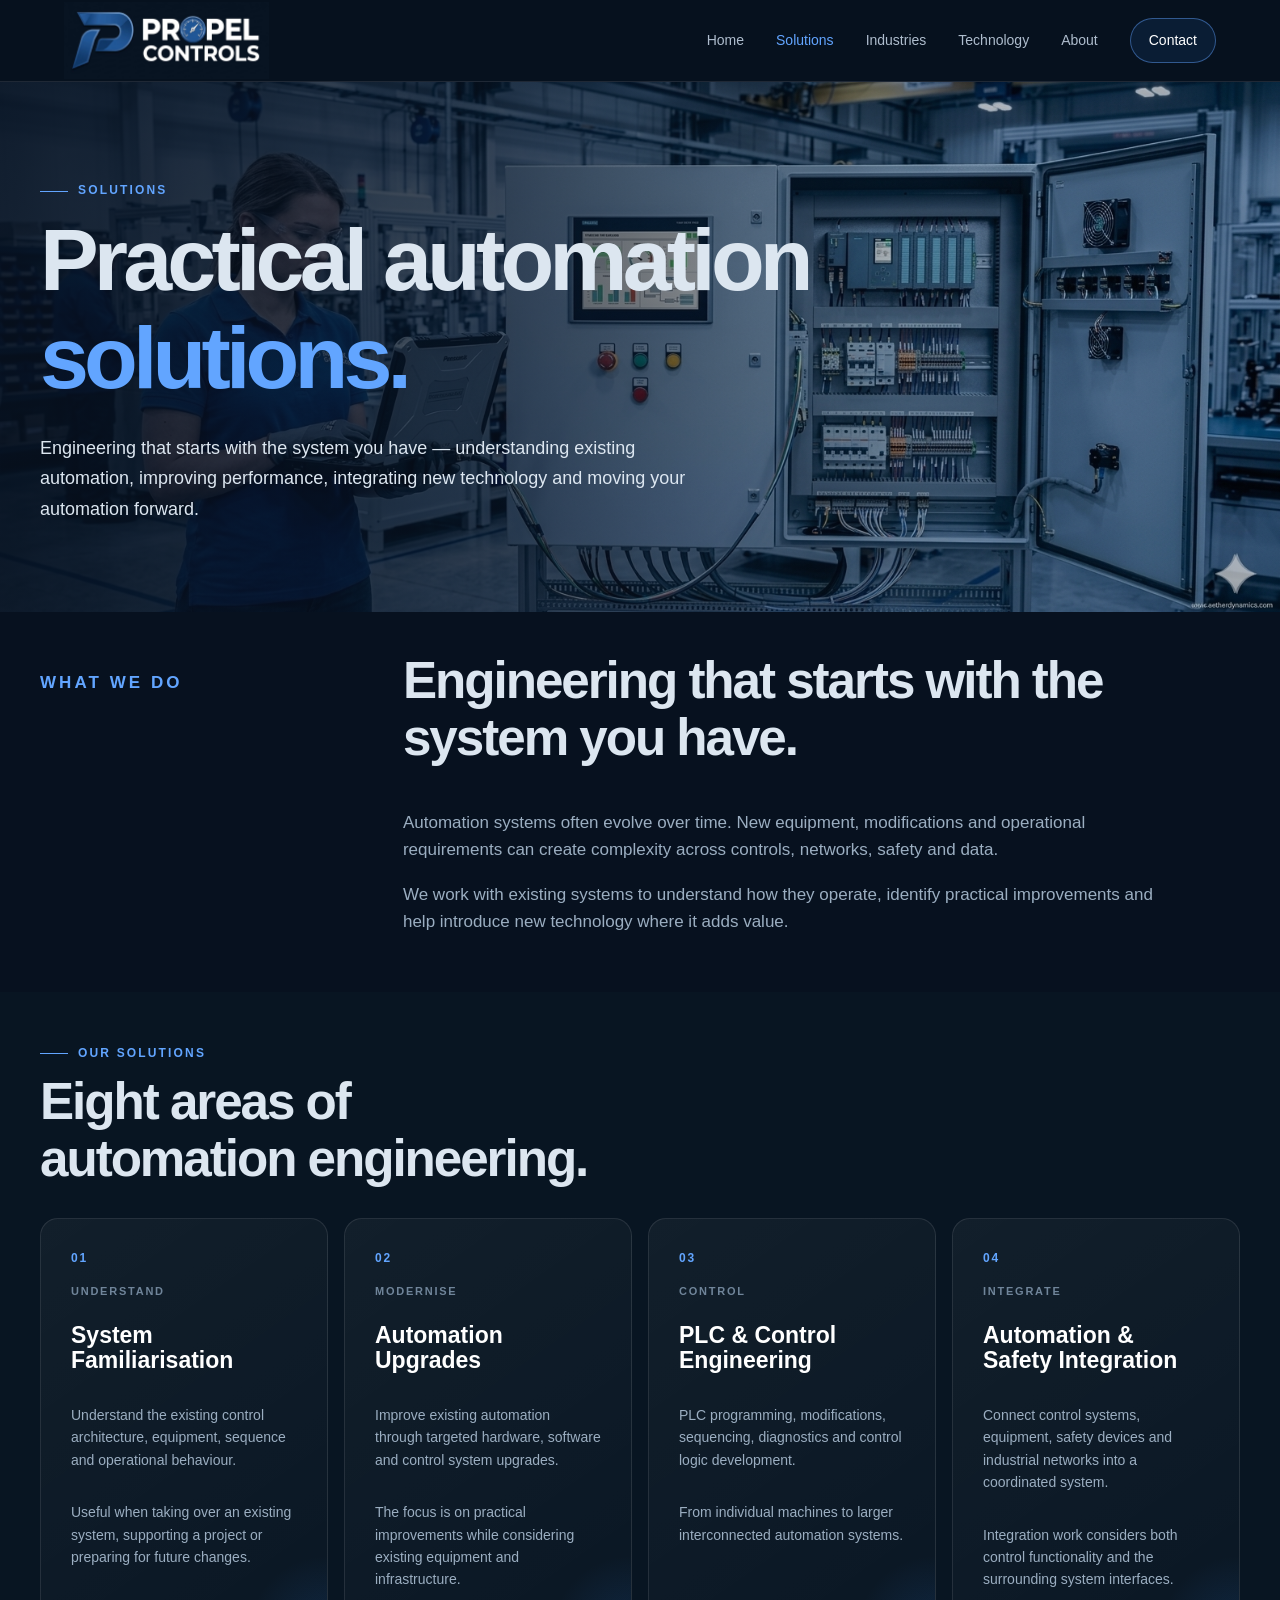
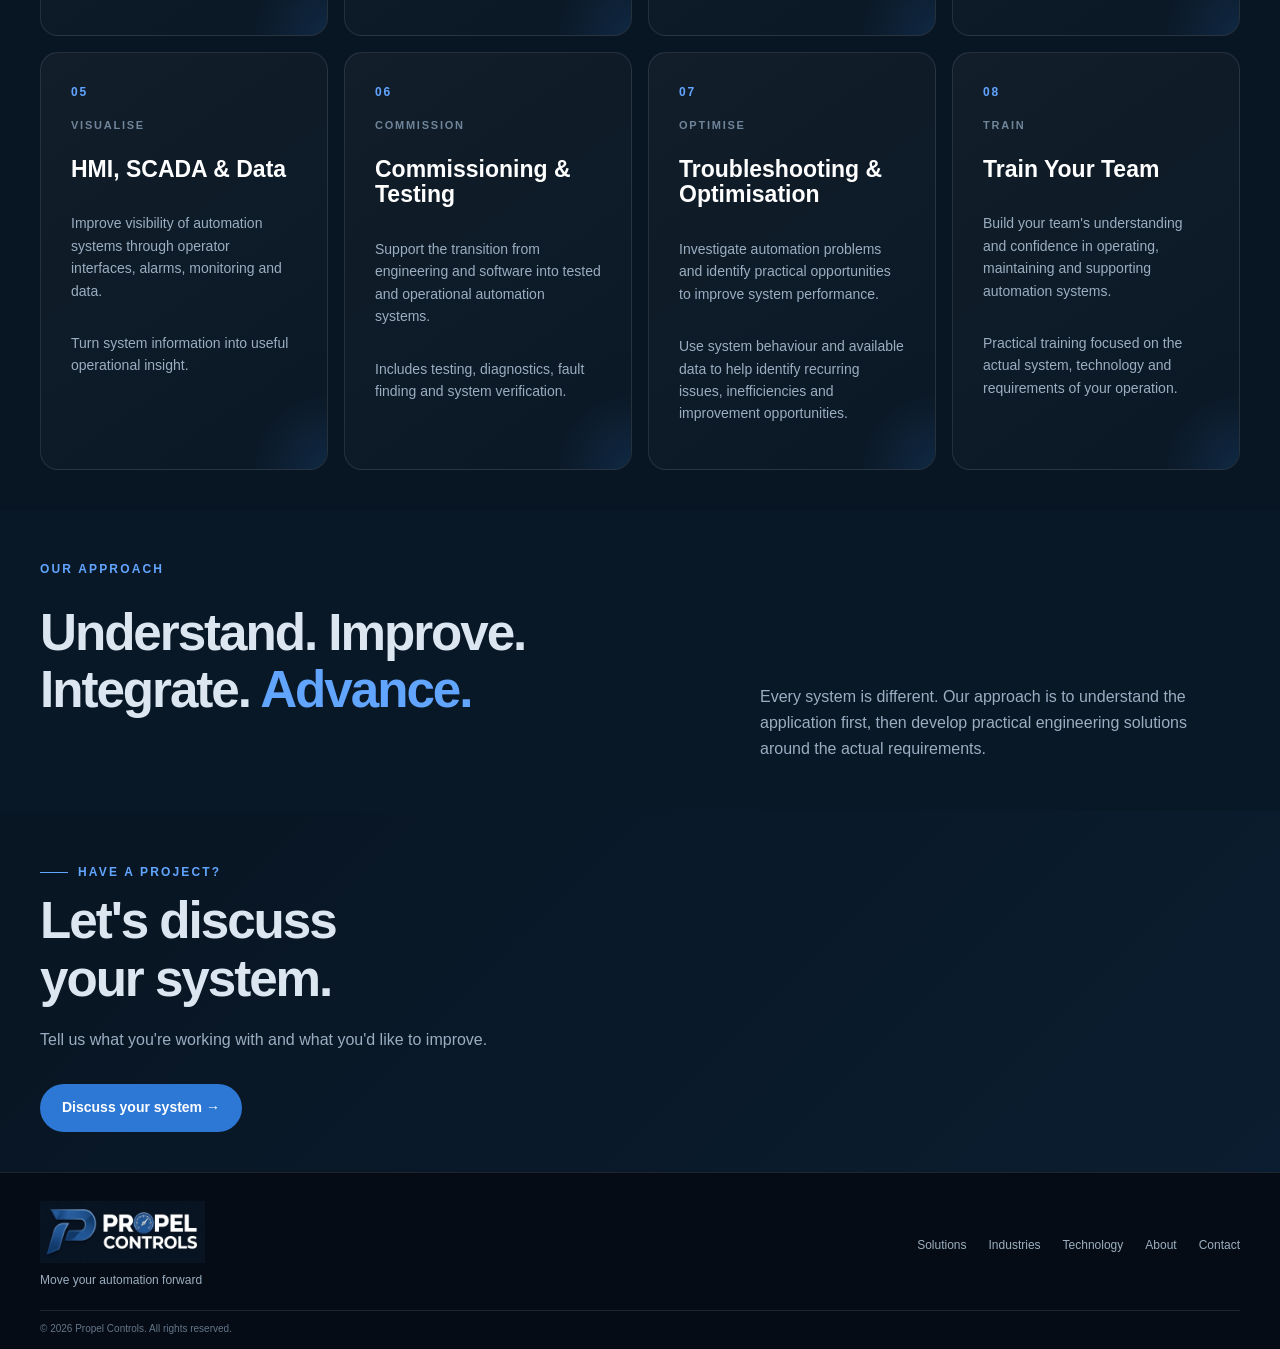
<file: solutions.html>
<!doctype html>
<html lang="en">

<head>

    <meta charset="utf-8">

    <meta name="viewport"
          content="width=device-width,initial-scale=1">

    <meta name="description"
          content="Propel Controls automation engineering solutions including PLC programming, system integration, commissioning, troubleshooting, optimisation, automation upgrades and team training.">

    <title>Solutions | Propel Controls</title>

    <link rel="icon" href="assets/favicon.svg">

    <link rel="stylesheet" href="style.css">

</head>


<body>


<header class="header">

    <a class="brand" href="index.html">

        <img src="assets/LogoBlue.png"
             alt="Propel Controls logo">

    </a>


    <button class="menu"
            aria-label="Toggle navigation">

        ☰

    </button>


    <nav class="main-nav">

        <a href="index.html">
            Home
        </a>

        <a href="solutions.html"
           class="active">
            Solutions
        </a>

        <a href="industries.html">
            Industries
        </a>

        <a href="technology.html">
            Technology
        </a>

        <a href="about.html">
            About
        </a>

        <a href="contact.html">
            Contact
        </a>

    </nav>

</header>



<main>


<!-- =====================================================
     HERO
     ===================================================== -->

<section class="page-hero">

<img src="assets/solutions-engineer.jpg"
     alt="Automation engineer commissioning an industrial control panel"
     class="page-hero-image">

<div class="page-hero-overlay"></div>

<div class="section-container page-hero-content">

    <p class="eyebrow">
        SOLUTIONS
    </p>

    <h1>
        Practical automation<br>
        <span>solutions.</span>
    </h1>

    <p>
        Engineering that starts with the system you have —
        understanding existing automation, improving performance,
        integrating new technology and moving your automation forward.
    </p>

</div>


</section>




<!-- =====================================================
     WHAT WE DO
     ===================================================== -->

<section class="section">


    <div class="section-container">


        <div class="split">


            <p class="label">
                WHAT WE DO
            </p>


            <div>


                <h2>
                    Engineering that starts with
                    the system you have.
                </h2>


                <p>

                    Automation systems often evolve over time.
                    New equipment, modifications and operational
                    requirements can create complexity across
                    controls, networks, safety and data.

                </p>


                <p>

                    We work with existing systems to understand
                    how they operate, identify practical improvements
                    and help introduce new technology where it adds value.

                </p>


            </div>


        </div>


    </div>


</section>



<!-- =====================================================
     OUR SOLUTIONS
     ===================================================== -->

<section class="dark section">


    <div class="section-container">


        <div class="section-head">


            <div>


                <p class="eyebrow">
                    OUR SOLUTIONS
                </p>


                <h2>

                    Eight areas of<br>
                    automation engineering.

                </h2>


            </div>


        </div>



        <div class="service-grid">


            <!-- 01 -->

            <article class="service-card"
                     id="understand">

                <span class="service-number">
                    01
                </span>

                <span class="service-word">
                    UNDERSTAND
                </span>

                <h3>
                    System Familiarisation
                </h3>

                <p>

                    Understand the existing control architecture,
                    equipment, sequence and operational behaviour.

                </p>

                <p>

                    Useful when taking over an existing system,
                    supporting a project or preparing for future changes.

                </p>

            </article>



            <!-- 02 -->

            <article class="service-card"
                     id="modernise">

                <span class="service-number">
                    02
                </span>

                <span class="service-word">
                    MODERNISE
                </span>

                <h3>
                    Automation Upgrades
                </h3>

                <p>

                    Improve existing automation through targeted
                    hardware, software and control system upgrades.

                </p>

                <p>

                    The focus is on practical improvements while
                    considering existing equipment and infrastructure.

                </p>

            </article>



            <!-- 03 -->

            <article class="service-card"
                     id="control">

                <span class="service-number">
                    03
                </span>

                <span class="service-word">
                    CONTROL
                </span>

                <h3>
                    PLC &amp; Control Engineering
                </h3>

                <p>

                    PLC programming, modifications, sequencing,
                    diagnostics and control logic development.

                </p>

                <p>

                    From individual machines to larger interconnected
                    automation systems.

                </p>

            </article>



            <!-- 04 -->

            <article class="service-card"
                     id="integrate">

                <span class="service-number">
                    04
                </span>

                <span class="service-word">
                    INTEGRATE
                </span>

                <h3>
                    Automation &amp; Safety Integration
                </h3>

                <p>

                    Connect control systems, equipment, safety devices
                    and industrial networks into a coordinated system.

                </p>

                <p>

                    Integration work considers both control functionality
                    and the surrounding system interfaces.

                </p>

            </article>



            <!-- 05 -->

            <article class="service-card"
                     id="visualise">

                <span class="service-number">
                    05
                </span>

                <span class="service-word">
                    VISUALISE
                </span>

                <h3>
                    HMI, SCADA &amp; Data
                </h3>

                <p>

                    Improve visibility of automation systems through
                    operator interfaces, alarms, monitoring and data.

                </p>

                <p>

                    Turn system information into useful operational insight.

                </p>

            </article>



            <!-- 06 -->

            <article class="service-card"
                     id="commission">

                <span class="service-number">
                    06
                </span>

                <span class="service-word">
                    COMMISSION
                </span>

                <h3>
                    Commissioning &amp; Testing
                </h3>

                <p>

                    Support the transition from engineering and software
                    into tested and operational automation systems.

                </p>

                <p>

                    Includes testing, diagnostics, fault finding and
                    system verification.

                </p>

            </article>



            <!-- 07 -->

            <article class="service-card"
                     id="optimise">

                <span class="service-number">
                    07
                </span>

                <span class="service-word">
                    OPTIMISE
                </span>

                <h3>
                    Troubleshooting &amp; Optimisation
                </h3>

                <p>

                    Investigate automation problems and identify practical
                    opportunities to improve system performance.

                </p>

                <p>

                    Use system behaviour and available data to help identify
                    recurring issues, inefficiencies and improvement opportunities.

                </p>

            </article>



            <!-- 08 -->

            <article class="service-card"
                     id="train">

                <span class="service-number">
                    08
                </span>

                <span class="service-word">
                    TRAIN
                </span>

                <h3>
                    Train Your Team
                </h3>

                <p>

                    Build your team's understanding and confidence in
                    operating, maintaining and supporting automation systems.

                </p>

                <p>

                    Practical training focused on the actual system,
                    technology and requirements of your operation.

                </p>

            </article>


        </div>


    </div>


</section>



<!-- =====================================================
     OUR APPROACH
     ===================================================== -->

<section class="how-we-work">


    <div class="section-container">


        <div class="section-label">
            OUR APPROACH
        </div>


        <div class="how-work-header">


            <h2>

                Understand. Improve. Integrate.

                <span>
                    Advance.
                </span>

            </h2>


            <p>

                Every system is different.
                Our approach is to understand the application first,
                then develop practical engineering solutions around
                the actual requirements.

            </p>


        </div>


    </div>


</section>



<!-- =====================================================
     FINAL CTA
     ===================================================== -->

<section class="final-cta">


    <div class="section-container">


        <p class="eyebrow">
            HAVE A PROJECT?
        </p>


        <h2>

            Let's discuss<br>
            your system.

        </h2>


        <p>

            Tell us what you're working with
            and what you'd like to improve.

        </p>


        <a class="btn primary"
           href="contact.html">

            Discuss your system →

        </a>


    </div>


</section>


</main>



<!-- =====================================================
     FOOTER
     ===================================================== -->

<footer class="footer">


    <div class="section-container footer-grid">


        <div>


            <img src="assets/LogoBlue.png"
                 alt="Propel Controls"
                 class="footer-logo">


            <p>
                Move your automation forward
            </p>


        </div>


        <div class="footer-links">


            <a href="solutions.html">
                Solutions
            </a>

            <a href="industries.html">
                Industries
            </a>

            <a href="technology.html">
                Technology
            </a>

            <a href="about.html">
                About
            </a>

            <a href="contact.html">
                Contact
            </a>


        </div>


    </div>


    <div class="footer-bottom">

        © 2026 Propel Controls. All rights reserved.

    </div>


</footer>



<script src="script.js"></script>


</body>

</html>
</file>
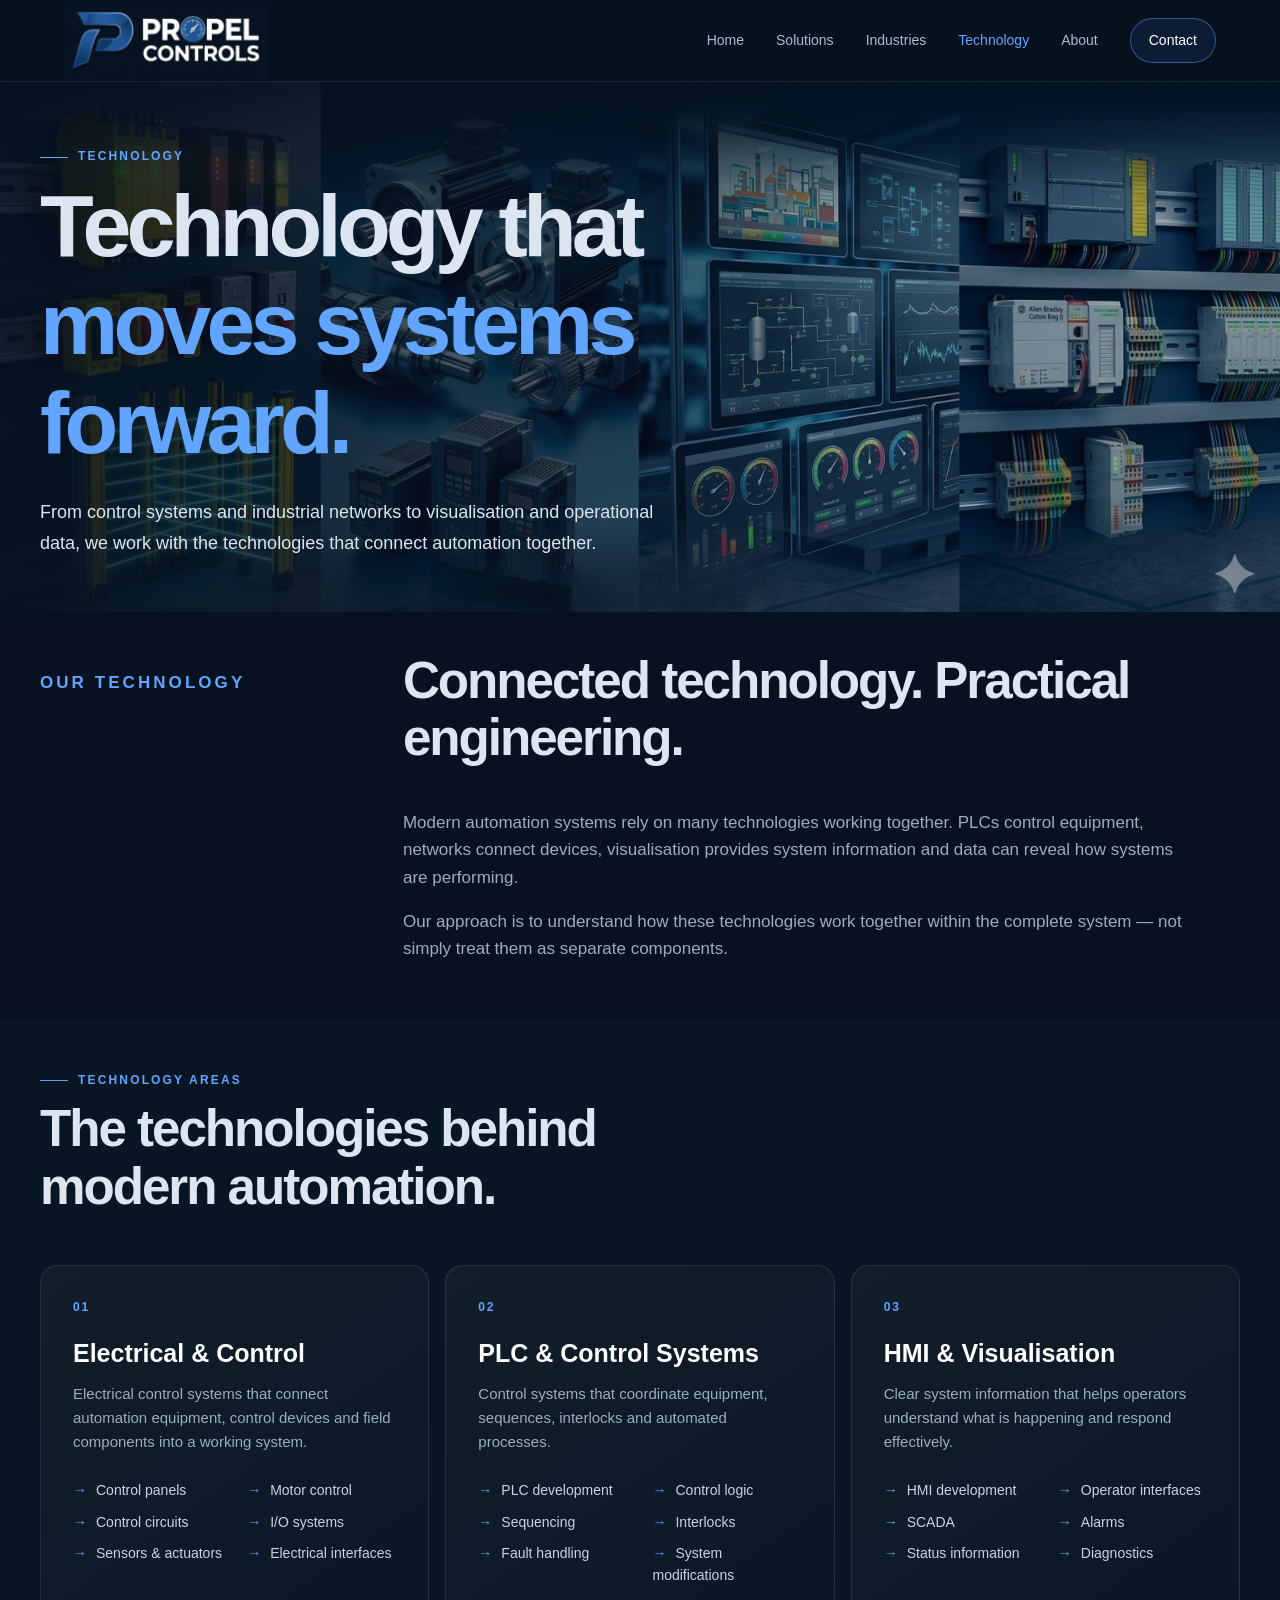
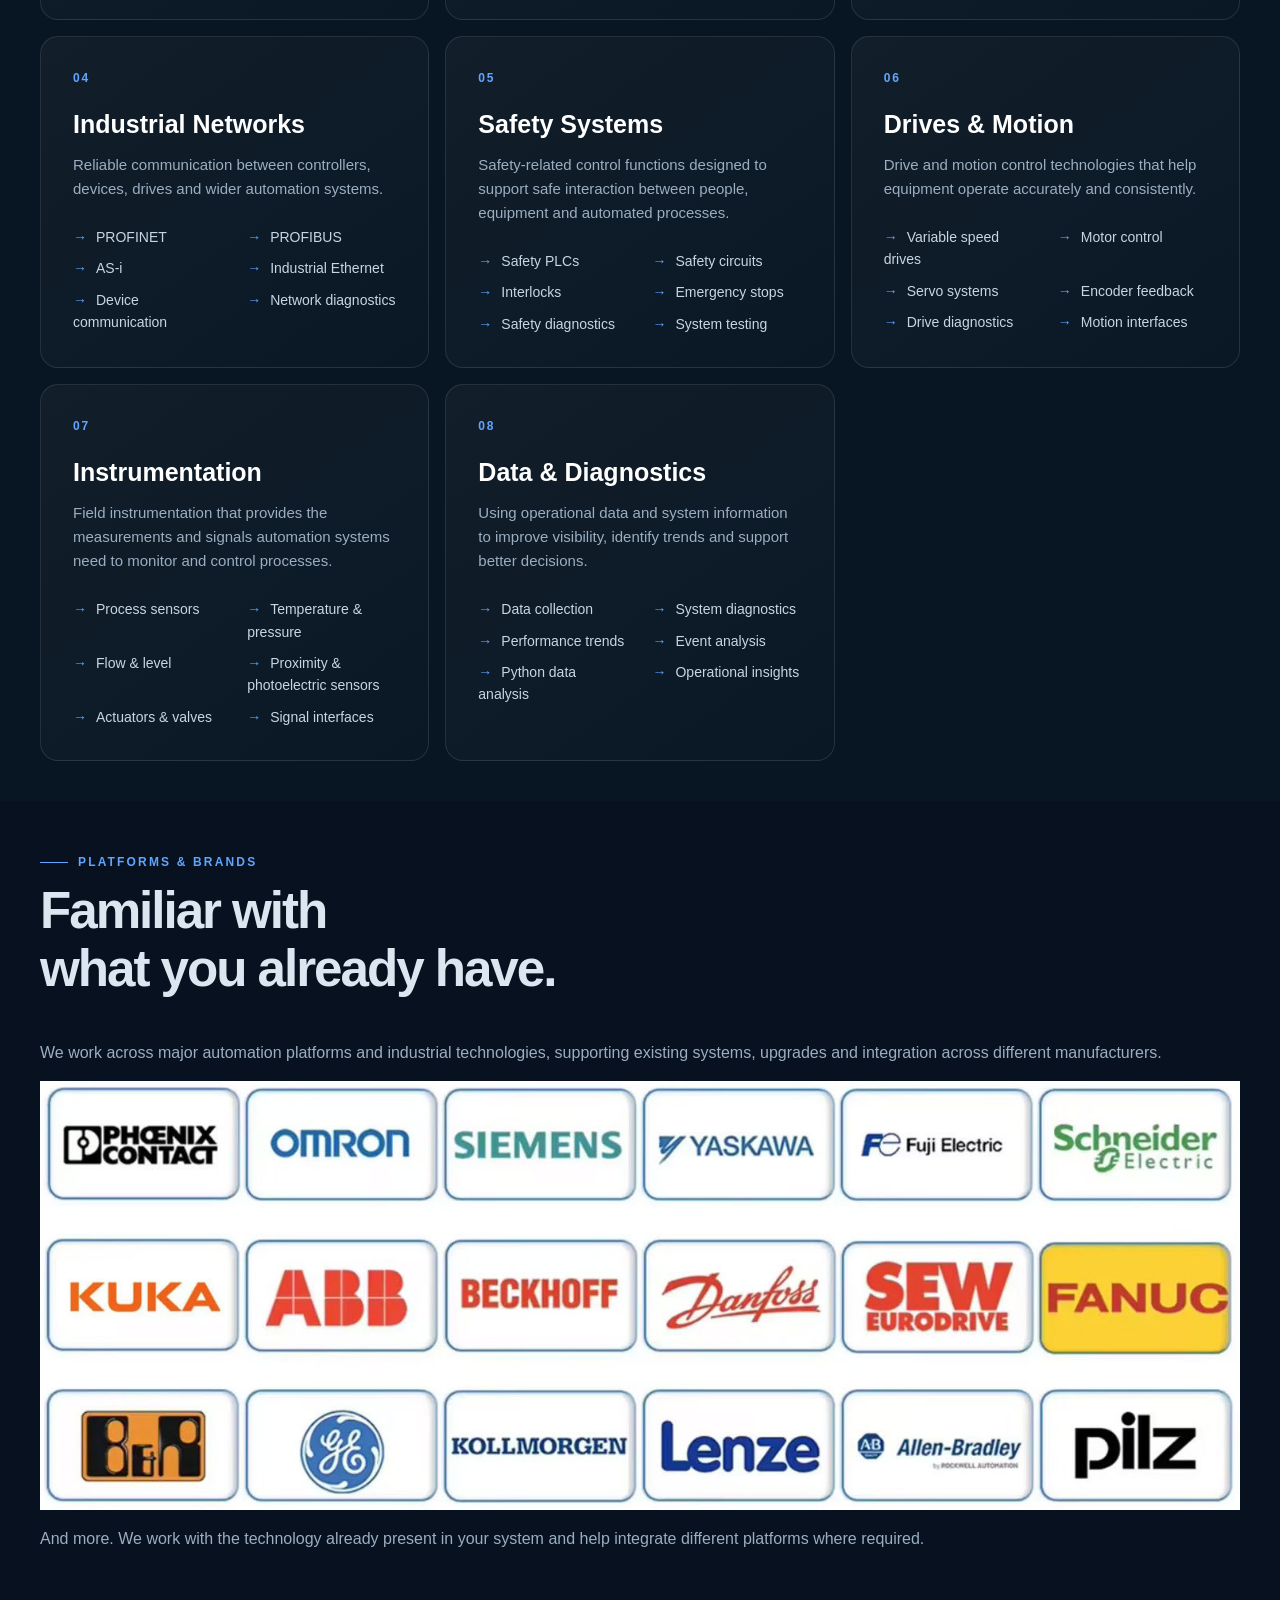
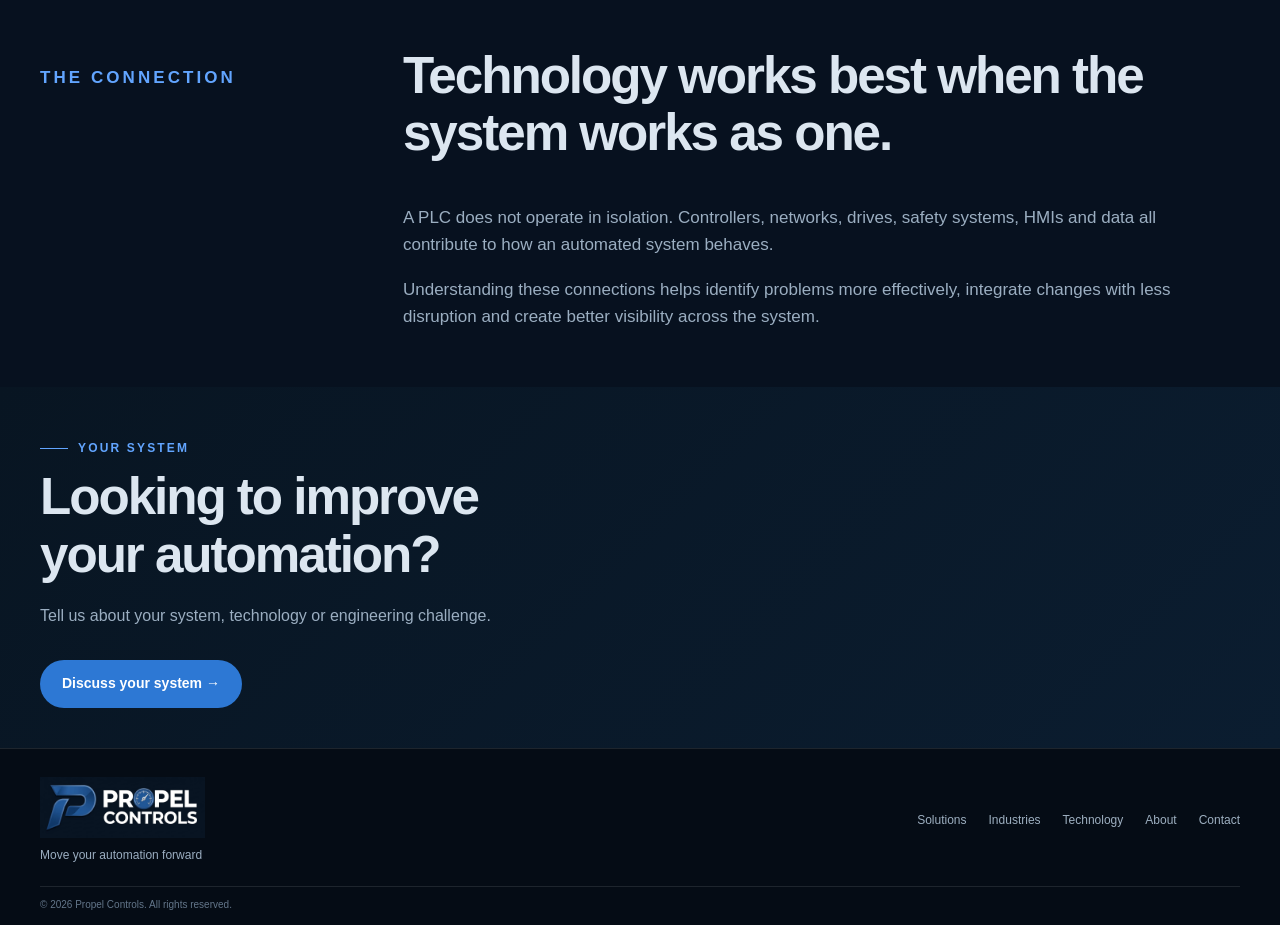
<file: technology.html>
<!doctype html>
<html lang="en">

<head>
    <meta charset="utf-8">
    <meta name="viewport" content="width=device-width,initial-scale=1">

    <meta name="description"
        content="Propel Controls works across PLC, HMI, SCADA, safety, industrial networks and data-driven automation technologies.">

    <title>Technology | Propel Controls</title>

    <link rel="icon" href="assets/favicon.svg">
    <link rel="stylesheet" href="style.css">
</head>

<body>

<header class="header">

    <a class="brand" href="index.html">
        <img src="assets/LogoBlue.png" alt="Propel Controls logo">
    </a>

    <button class="menu" aria-label="Toggle navigation">☰</button>

    <nav class="main-nav">
        <a href="index.html">Home</a>
        <a href="solutions.html">Solutions</a>
        <a href="industries.html">Industries</a>
        <a href="technology.html" class="active">Technology</a>
        <a href="about.html">About</a>
        <a href="contact.html">Contact</a>
    </nav>

</header>


<main>


<!-- =====================================================
     HERO
     ===================================================== -->

<section class="page-hero">

    <img src="assets/technology.jpg"
         alt="Industrial automation technology"
         class="page-hero-image">

    <div class="page-hero-overlay"></div>

    <div class="section-container page-hero-content">

        <p class="eyebrow">
            TECHNOLOGY
        </p>

        <h1>
            Technology that<br>
            <span>moves systems forward.</span>
        </h1>

        <p>
            From control systems and industrial networks to
            visualisation and operational data, we work with the
            technologies that connect automation together.
        </p>

    </div>

</section>


<!-- =====================================================
     INTRO
     ===================================================== -->

<section class="section">

    <div class="section-container">

        <div class="split">

            <p class="label">
                OUR TECHNOLOGY
            </p>

            <div>

                <h2>
                    Connected technology. Practical engineering.
                </h2>

                <p>
                    Modern automation systems rely on many technologies
                    working together. PLCs control equipment, networks
                    connect devices, visualisation provides system
                    information and data can reveal how systems are
                    performing.
                </p>

                <p>
                    Our approach is to understand how these technologies
                    work together within the complete system — not simply
                    treat them as separate components.
                </p>

            </div>

        </div>

    </div>

</section>


<!-- =====================================================
     TECHNOLOGY AREAS
     ===================================================== -->


<section class="dark section">
    <div class="section-container">

        <p class="eyebrow">TECHNOLOGY AREAS</p>

        <h2>
            The technologies behind<br>
            modern automation.
        </h2>

        <div class="technology-detail-grid">

            <!-- 01 -->
            <article class="technology-detail-card">

                <span class="service-number">01</span>

                <h3>Electrical &amp; Control</h3>

                <p>
                    Electrical control systems that connect automation
                    equipment, control devices and field components into
                    a working system.
                </p>

                <ul>
                    <li>Control panels</li>
                    <li>Motor control</li>
                    <li>Control circuits</li>
                    <li>I/O systems</li>
                    <li>Sensors &amp; actuators</li>
                    <li>Electrical interfaces</li>
                </ul>

            </article>


            <!-- 02 -->
            <article class="technology-detail-card">

                <span class="service-number">02</span>

                <h3>PLC &amp; Control Systems</h3>

                <p>
                    Control systems that coordinate equipment,
                    sequences, interlocks and automated processes.
                </p>

                <ul>
                    <li>PLC development</li>
                    <li>Control logic</li>
                    <li>Sequencing</li>
                    <li>Interlocks</li>
                    <li>Fault handling</li>
                    <li>System modifications</li>
                </ul>

            </article>


            <!-- 03 -->
            <article class="technology-detail-card">

                <span class="service-number">03</span>

                <h3>HMI &amp; Visualisation</h3>

                <p>
                    Clear system information that helps operators
                    understand what is happening and respond effectively.
                </p>

                <ul>
                    <li>HMI development</li>
                    <li>Operator interfaces</li>
                    <li>SCADA</li>
                    <li>Alarms</li>
                    <li>Status information</li>
                    <li>Diagnostics</li>
                </ul>

            </article>


            <!-- 04 -->
            <article class="technology-detail-card">

                <span class="service-number">04</span>

                <h3>Industrial Networks</h3>

                <p>
                    Reliable communication between controllers,
                    devices, drives and wider automation systems.
                </p>

                <ul>
                    <li>PROFINET</li>
                    <li>PROFIBUS</li>
                    <li>AS-i</li>
                    <li>Industrial Ethernet</li>
                    <li>Device communication</li>
                    <li>Network diagnostics</li>
                </ul>

            </article>


            <!-- 05 -->
            <article class="technology-detail-card">

                <span class="service-number">05</span>

                <h3>Safety Systems</h3>

                <p>
                    Safety-related control functions designed to support
                    safe interaction between people, equipment and
                    automated processes.
                </p>

                <ul>
                    <li>Safety PLCs</li>
                    <li>Safety circuits</li>
                    <li>Interlocks</li>
                    <li>Emergency stops</li>
                    <li>Safety diagnostics</li>
                    <li>System testing</li>
                </ul>

            </article>


            <!-- 06 -->
            <article class="technology-detail-card">

                <span class="service-number">06</span>

                <h3>Drives &amp; Motion</h3>

                <p>
                    Drive and motion control technologies that help
                    equipment operate accurately and consistently.
                </p>

                <ul>
                    <li>Variable speed drives</li>
                    <li>Motor control</li>
                    <li>Servo systems</li>
                    <li>Encoder feedback</li>
                    <li>Drive diagnostics</li>
                    <li>Motion interfaces</li>
                </ul>

            </article>


            <!-- 07 -->
            <article class="technology-detail-card">

                <span class="service-number">07</span>

                <h3>Instrumentation</h3>

                <p>
                    Field instrumentation that provides the measurements
                    and signals automation systems need to monitor and
                    control processes.
                </p>

                <ul>
                    <li>Process sensors</li>
                    <li>Temperature &amp; pressure</li>
                    <li>Flow &amp; level</li>
                    <li>Proximity &amp; photoelectric sensors</li>
                    <li>Actuators &amp; valves</li>
                    <li>Signal interfaces</li>
                </ul>

            </article>


            <!-- 08 -->
            <article class="technology-detail-card">

                <span class="service-number">08</span>

                <h3>Data &amp; Diagnostics</h3>

                <p>
                    Using operational data and system information to
                    improve visibility, identify trends and support
                    better decisions.
                </p>

                <ul>
                    <li>Data collection</li>
                    <li>System diagnostics</li>
                    <li>Performance trends</li>
                    <li>Event analysis</li>
                    <li>Python data analysis</li>
                    <li>Operational insights</li>
                </ul>

            </article>

        </div>

    </div>
</section>




<!-- =====================================================
     PLATFORMS & BRANDS
     ===================================================== -->

<section class="section">

    <div class="section-container">

        <div class="brands-header">

            <div>

                <p class="eyebrow">
                    PLATFORMS &amp; BRANDS
                </p>

                <h2>
                    Familiar with<br>
                    <span>what you already have.</span>
                </h2>

            </div>

            <p>
                We work across major automation platforms and
                industrial technologies, supporting existing systems,
                upgrades and integration across different manufacturers.
            </p>

        </div>

        <div class="brands-image">

            <img src="assets/automation-brands.jpg"
                 alt="Automation platforms and brands">

        </div>

        <p class="brands-note">
            And more. We work with the technology already present
            in your system and help integrate different platforms where required.
        </p>

    </div>

</section>


<!-- =====================================================
     TECHNOLOGY APPROACH
     ===================================================== -->

<section class="section">

    <div class="section-container">

        <div class="split">

            <p class="label">
                THE CONNECTION
            </p>

            <div>

                <h2>
                    Technology works best when the system works as one.
                </h2>

                <p>
                    A PLC does not operate in isolation. Controllers,
                    networks, drives, safety systems, HMIs and data
                    all contribute to how an automated system behaves.
                </p>

                <p>
                    Understanding these connections helps identify
                    problems more effectively, integrate changes with
                    less disruption and create better visibility across
                    the system.
                </p>

            </div>

        </div>

    </div>

</section>


<!-- =====================================================
     FINAL CTA
     ===================================================== -->

<section class="final-cta">

    <div class="section-container">

        <p class="eyebrow">
            YOUR SYSTEM
        </p>

        <h2>
            Looking to improve<br>
            your automation?
        </h2>

        <p>
            Tell us about your system, technology or engineering
            challenge.
        </p>

        <a class="btn primary" href="contact.html">
            Discuss your system →
        </a>

    </div>

</section>

</main>


<!-- =====================================================
     FOOTER
     ===================================================== -->

<footer class="footer">

    <div class="section-container footer-grid">

        <div>

            <img src="assets/LogoBlue.png"
                 alt="Propel Controls"
                 class="footer-logo">

            <p>
                Move your automation forward
            </p>

        </div>

        <div class="footer-links">

            <a href="solutions.html">Solutions</a>
            <a href="industries.html">Industries</a>
            <a href="technology.html">Technology</a>
            <a href="about.html">About</a>
            <a href="contact.html">Contact</a>

        </div>

    </div>

    <div class="footer-bottom">
        © 2026 Propel Controls. All rights reserved.
    </div>

</footer>


<script src="script.js"></script>

</body>
</html>
</file>
<file: style.css>
/* =========================================================
   PROPEL CONTROLS
   Main Theme
   ========================================================= */

:root {

    --navy: #07111f;
    --navy-light: #0b1929;
    --navy-mid: #0e2135;

    --blue: #2d78d4;
    --blue-light: #62a5ff;

    --white: #ffffff;
    --text: #dce6f0;
    --muted: #9baec1;

    --border: rgba(255,255,255,0.10);

    --max-width: 1200px;
}


/* =========================================================
   RESET
   ========================================================= */

* {
    box-sizing: border-box;
}

html {
    scroll-behavior: smooth;
}

body {

    margin: 0;

    background: var(--navy);

    color: var(--text);

    font-family:
        Inter,
        "Segoe UI",
        Arial,
        sans-serif;

    line-height: 1.6;
}

img {

    max-width: 100%;

    display: block;
}

a {

    color: inherit;

    text-decoration: none;
}


/* =========================================================
   HEADER
   ========================================================= */

.header {

    height: 82px;

    padding: 0 5%;

    display: flex;

    align-items: center;

    justify-content: space-between;

    position: sticky;

    top: 0;

    z-index: 1000;

    background:
        rgba(7,17,31,0.94);

    backdrop-filter: blur(12px);

    border-bottom:
        1px solid var(--border);
}


.brand img {

    width: 205px;

    height: auto;
}


.header nav {

    display: flex;

    align-items: center;

    gap: 32px;
}


.header nav a {

    color: #aebdcd;

    font-size: 14px;

    transition: 0.25s;
}


.header nav a:hover {

    color: white;
}


/* Active page */

.header nav a.active {

    color: var(--blue-light);
}


/* Contact navigation button */

.header nav a:last-child {

    padding:
        10px 18px;

    border:
        1px solid rgba(98,165,255,.45);

    border-radius: 30px;

    color: white;

    background:
        rgba(45,120,212,.12);
}


.header nav a:last-child.active {

    color: white;

    background:
        rgba(45,120,212,.22);

    border-color:
        rgba(98,165,255,.65);
}


/* Mobile menu */

.menu {

    display: none;

    background: none;

    border: none;

    color: white;

    font-size: 25px;

    cursor: pointer;
}


/* =========================================================
   GLOBAL
   ========================================================= */

.wrap,
.section-container {

    width:
        min(
            var(--max-width),
            calc(100% - 48px)
        );

    margin:
        0 auto;
}


.section {

    padding:
        40px 0;
}


.dark {

    background:
        #081522;
}


.label,
.section-label,
.eyebrow {

    font-size: 12px;

    letter-spacing: .18em;

    font-weight: 700;

    color: var(--blue-light);

    text-transform: uppercase;
}


.eyebrow {

    display: inline-flex;

    align-items: center;

    gap: 10px;

    margin-bottom: 10px;
}


.eyebrow::before {

    content: "";

    width: 28px;

    height: 1px;

    background:
        var(--blue-light);
}


h1,
h2,
h3 {

    margin-top: 0;

    line-height: 1.12;
}


h1 {

    font-size:
        clamp(
            48px,
            7vw,
            88px
        );

    letter-spacing:
        -0.055em;
}


h2 {

    font-size:
        clamp(
            34px,
            4vw,
            58px
        );

    letter-spacing:
        -0.04em;
}


h3 {

    font-size: 21px;
}


p {

    color: var(--muted);
}


/* =========================================================
   BUTTONS
   ========================================================= */

.actions {

    display: flex;

    gap: 14px;

    flex-wrap: wrap;

    margin-top: 32px;
}


.btn {

    display: inline-flex;

    align-items: center;

    justify-content: center;

    min-height: 48px;

    padding:
        0 22px;

    border-radius: 50px;

    font-weight: 700;

    font-size: 14px;

    transition:
        .25s;
}


.btn.primary {

    background:
        var(--blue);

    color: white;
}


.btn.primary:hover {

    background:
        #3d8ce8;

    transform:
        translateY(-2px);
}


.btn.outline {

    border:
        1px solid var(--border);

    background:
        rgba(255,255,255,.025);

    color: white;
}


.btn.outline:hover {

    background:
        rgba(255,255,255,.07);
}


/* =========================================================
   COMMON FULL-IMAGE HERO
   Used by all main pages
   ========================================================= */

.page-hero {

    position: relative;

    min-height: 530px;

    overflow: hidden;

    display: flex;

    align-items: center;

    background:
        var(--navy);
}


.page-hero-image {

    position: absolute;

    inset: 0;

    width: 100%;

    height: 100%;

    object-fit: cover;

    object-position: center;
}


.page-hero-overlay {

    position: absolute;

    inset: 0;

    background:
        linear-gradient(
            90deg,
            rgba(7,17,31,.88) 0%,
            rgba(7,17,31,.68) 38%,
            rgba(7,17,31,.28) 70%,
            rgba(7,17,31,.18) 100%
        );
}


.page-hero-content {

    position: relative;

    z-index: 2;
}


.page-hero-content h1 {

    max-width: 850px;

    margin-bottom: 25px;
}


.page-hero-content h1 span {

    color:
        var(--blue-light);
}


.page-hero-content > p:not(.eyebrow) {

    max-width: 650px;

    margin: 0;

    font-size: 18px;

    line-height: 1.7;

    color:
        #dce6f0;
}


/* =========================================================
   INTRO
   ========================================================= */

.intro {

    background:
        var(--navy);
}


.split {

    display: grid;

    grid-template-columns:
        .35fr 1fr;

    gap: 70px;
}


.split h2 {

    max-width: 800px;
}


.split p {

    max-width: 780px;

    font-size: 17px;
}


/* =========================================================
   SECTION HEAD
   ========================================================= */

.section-head {

    display: flex;

    justify-content: space-between;

    align-items: end;

    gap: 40px;

    margin-bottom: 30px;
}


.section-head h2 {

    margin-bottom: 0;
}


.text-link {

    color:
        var(--blue-light);

    font-size: 14px;

    font-weight: 700;

    white-space: nowrap;
}


.text-link:hover {

    color: white;
}


/* =========================================================
   SERVICES
   ========================================================= */

.service-grid {

    display: grid;

    grid-template-columns:
        repeat(4, 1fr);

    gap: 16px;
}


.service-card {

    min-height: 270px;

    padding: 30px;

    border:
        1px solid var(--border);

    border-radius: 18px;

    background:
        linear-gradient(
            145deg,
            rgba(255,255,255,.045),
            rgba(255,255,255,.012)
        );

    transition:
        .25s;

    position: relative;

    overflow: hidden;
}


.service-card::after {

    content: "";

    position: absolute;

    width: 160px;

    height: 160px;

    right: -80px;

    bottom: -80px;

    background:
        radial-gradient(
            circle,
            rgba(45,120,212,.18),
            transparent 70%
        );
}


.service-card:hover {

    transform:
        translateY(-5px);

    border-color:
        rgba(98,165,255,.4);
}


.service-number {

    display: block;

    font-size: 12px;

    letter-spacing: .15em;

    color:
        var(--blue-light);

    font-weight: 800;
}


.service-word {

    display: block;

    margin-top: 15px;

    font-size: 11px;

    letter-spacing: .16em;

    color:
        #70859a;

    font-weight: 700;
}


.service-card h3 {

    margin-top: 22px;

    color: white;

    font-size: 23px;
}


.service-card p {

    font-size: 14px;

    margin-top: 30px;
}


/* =========================================================
   HOW WE WORK
   ========================================================= */

.how-we-work {

    padding:
       50px 0;

    background:
        #091827;
}


.how-work-header {

    display: grid;

    grid-template-columns:
        1fr .75fr;

    gap: 80px;

    align-items: end;

    margin-top: 25px;
}


.how-work-header h2 {

    max-width: 720px;
}


.how-work-header h2 span {

    color:
        var(--blue-light);
}


.how-work-header p {

    margin: 0;

    font-size: 16px;
}


.work-process {

    display: grid;

    grid-template-columns:
        1fr 35px 1fr 35px 1fr 35px 1fr;

    align-items: start;

    margin-top: 65px;
}


.work-step {

    padding:
        0 10px;
}


.step-number {

    color:
        var(--blue-light);

    font-size: 12px;

    font-weight: 800;

    letter-spacing: .1em;
}


.step-icon {

    width: 48px;

    height: 48px;

    display: flex;

    align-items: center;

    justify-content: center;

    margin:
        18px 0;

    border:
        1px solid rgba(98,165,255,.35);

    border-radius: 50%;

    color:
        var(--blue-light);

    background:
        rgba(45,120,212,.08);

    font-size: 20px;
}


.work-step h3 {

    color: white;

    margin-bottom: 10px;
}


.work-step p {

    font-size: 14px;

    margin: 0;
}


.process-line {

    height: 1px;

    margin-top: 100px;

    background:
        rgba(98,165,255,.3);
}


/* =========================================================
   TECHNOLOGY PREVIEW
   ========================================================= */

.technology-preview {

    padding:
        40px 0;

    background:
        var(--navy);
}


.technology-grid {

    display: grid;

    grid-template-columns:
        repeat(5, 1fr);

    gap: 14px;
}


.technology-card {

    min-height:
        190px;

    padding: 25px;

    border:
        1px solid var(--border);

    border-radius: 15px;

    background:
        rgba(255,255,255,.025);

    display: flex;

    flex-direction: column;

    justify-content: space-between;

    transition:
        .25s;
}


.technology-card:hover {

    border-color:
        rgba(98,165,255,.4);

    transform:
        translateY(-4px);
}


.technology-card span {

    font-size: 11px;

    letter-spacing: .12em;

    color:
        var(--blue-light);

    font-weight: 800;
}


.technology-card strong {

    color:
        #d7e2ed;

    font-size: 14px;

    line-height: 1.5;
}


.technology-note {

    margin-top: 25px;

    font-size: 14px;
}


.technology-note a {

    color:
        var(--blue-light);

    font-weight: 700;
}


/* =========================================================
   WHAT MATTERS
   ========================================================= */

.what-matters {

    padding:
        40px 0;

    background:
        #081421;
}


.matters-header {

    display: grid;

    grid-template-columns:
        1fr .65fr;

    gap: 80px;

    align-items: end;

    margin-top: 25px;
}


.matters-header h2 {

    margin: 0;
}


.matters-header h2 span {

    color:
        var(--blue-light);
}


.matters-intro {

    margin: 0;

    font-size: 16px;
}


.matters-grid {

    display: grid;

    grid-template-columns:
        repeat(4, 1fr);

    gap: 16px;

    margin-top: 60px;
}


.matter-card {

    padding: 28px;

    min-height: 260px;

    border:
        1px solid var(--border);

    border-radius: 17px;

    background:
        rgba(255,255,255,.025);

    transition:
        .25s;
}


.matter-card:hover {

    transform:
        translateY(-5px);

    border-color:
        rgba(98,165,255,.4);

    background:
        rgba(45,120,212,.045);
}


.matter-number {

    font-size: 11px;

    color:
        var(--blue-light);

    font-weight: 800;

    letter-spacing: .12em;
}


/* What Matters icons */

.matter-icon {

    margin:
        35px 0 20px;

    width: 48px;

    height: 48px;

    display: flex;

    align-items: center;

    justify-content: center;

    border:
        1px solid rgba(98,165,255,.35);

    border-radius: 50%;

    background:
        rgba(45,120,212,.08);

    padding: 10px;
}


.matter-icon img {

    width: 100%;

    height: 100%;

    object-fit: contain;

    filter:
        brightness(0)
        saturate(100%)
        invert(65%)
        sepia(35%)
        saturate(1300%)
        hue-rotate(178deg)
        brightness(103%)
        contrast(102%);
}


.matter-card h3 {

    color: white;
}


.matter-card p {

    font-size: 14px;
}


/* =========================================================
   TECHNOLOGY DETAIL
   ========================================================= */

.technology-detail-grid {

    display: grid;

    grid-template-columns:
        repeat(3, 1fr);

    gap: 16px;

    margin-top: 50px;
}


.technology-detail-card {

    min-height: 330px;

    padding: 32px;

    border:
        1px solid var(--border);

    border-radius: 18px;

    background:
        linear-gradient(
            145deg,
            rgba(255,255,255,.045),
            rgba(255,255,255,.012)
        );

    transition:
        .25s;
}


.technology-detail-card:hover {

    transform:
        translateY(-5px);

    border-color:
        rgba(98,165,255,.4);
}


.technology-detail-card h3 {

    color: white;

    font-size: 25px;

    margin:
        22px 0 15px;
}


.technology-detail-card p {

    max-width: 650px;

    font-size: 15px;
}


.technology-detail-card ul {

    list-style: none;

    padding: 0;

    margin:
        25px 0 0;

    display: grid;

    grid-template-columns:
        repeat(2, 1fr);

    gap: 9px 25px;
}


.technology-detail-card li {

    color:
        #c8d5e2;

    font-size: 14px;
}


.technology-detail-card li::before {

    content:
        "→";

    color:
        var(--blue-light);

    margin-right:
        9px;
}


/* =========================================================
   INDUSTRIES
   ========================================================= */

.industry-grid {
    display: grid;

    grid-template-columns:
        repeat(4, 1fr);

    gap: 14px;

    margin-top: 40px;
}


.industry-card {
    min-height: 220px;

    padding: 25px;

    border:
        1px solid var(--border);

    border-radius: 18px;

    background:
        linear-gradient(
            145deg,
            rgba(255,255,255,.045),
            rgba(255,255,255,.012)
        );

    transition:
        .25s;
}


.industry-card:hover {

    transform:
        translateY(-5px);

    border-color:
        rgba(98,165,255,.4);
}


.industry-card h3 {

    color: white;

    font-size: 22px;

    margin:
        25px 0 15px;
}


.industry-card p {

    font-size: 14px;

    margin: 0;
}


/* =========================================================
   SERVICE DETAIL
   ========================================================= */

.service-detail {

    padding:
        70px 0;

    border-bottom:
        1px solid var(--border);

    display: grid;

    grid-template-columns:
        90px 1fr;

    gap: 35px;
}


.service-detail:last-child {

    border-bottom: none;
}


.service-detail-number {

    color:
        var(--blue-light);

    font-size: 13px;

    font-weight: 800;

    letter-spacing: .15em;
}


.service-detail h2 {

    margin-bottom: 8px;
}


.service-detail h3 {

    color:
        var(--blue-light);

    font-size: 17px;

    font-weight: 600;

    margin-bottom: 20px;
}


.service-detail p {

    max-width: 780px;

    font-size: 16px;
}


.service-detail ul {

    padding: 0;

    margin:
        25px 0 0;

    list-style: none;

    display: grid;

    grid-template-columns:
        repeat(2, 1fr);

    gap: 8px 30px;

    max-width: 800px;
}


.service-detail li {

    color:
        #c8d5e2;

    font-size: 14px;
}


.service-detail li::before {

    content:
        "→";

    color:
        var(--blue-light);

    margin-right:
        9px;
}


/* =========================================================
   CONTACT
   ========================================================= */

.contact-layout {

    display: grid;

    grid-template-columns:
        .85fr 1.15fr;

    gap: 80px;

    align-items: start;
}


.contact-info h2 {

    color: white;

    margin-bottom: 25px;
}


.contact-info > p:not(.eyebrow) {

    max-width: 520px;

    font-size: 16px;
}


.contact-points {

    margin-top: 45px;

    display: grid;

    gap: 28px;
}


.contact-points > div {

    padding-left: 0;
}


.contact-points span {

    display: block;

    color:
        var(--blue-light);

    font-size: 11px;

    font-weight: 800;

    letter-spacing: .15em;

    margin-bottom: 7px;
}


.contact-points strong {

    display: block;

    color: white;

    font-size: 16px;

    margin-bottom: 5px;
}


.contact-points p {

    margin: 0;

    font-size: 14px;

    max-width: 470px;
}


.contact-form {

    display: grid;

    gap: 18px;

    padding: 32px;

    border:
        1px solid var(--border);

    border-radius: 18px;

    background:
        rgba(255,255,255,.025);
}


.contact-form form {

    display: grid;

    gap: 18px;
}


.form-group {

    display: grid;

    gap: 7px;
}


.contact-form label {

    color:
        #aebdcc;

    font-size: 13px;
}


.contact-form input,
.contact-form textarea,
.contact-form select {

    width: 100%;

    padding: 14px 15px;

    background:
        #091522;

    border:
        1px solid var(--border);

    border-radius: 9px;

    color: white;

    font:
        inherit;

    outline: none;
}


.contact-form textarea {

    min-height: 170px;

    resize: vertical;
}


.contact-form input::placeholder,
.contact-form textarea::placeholder {

    color:
        #65798d;
}


.contact-form input:focus,
.contact-form textarea:focus,
.contact-form select:focus {

    border-color:
        rgba(98,165,255,.7);

    box-shadow:
        0 0 0 3px rgba(45,120,212,.08);
}


/* =========================================================
   FINAL CTA
   ========================================================= */

.final-cta {

    padding:
        40px 0;

    background:
        linear-gradient(
            135deg,
            #081522,
            #0b1d30
        );
}


.final-cta h2 {

    margin-bottom: 20px;
}


.final-cta > .section-container > p:not(.eyebrow) {

    max-width: 550px;

    font-size: 16px;
}


.final-cta .btn {

    margin-top: 15px;
}


/* =========================================================
   FOOTER
   ========================================================= */

.footer {

    background:
        #050c15;

    border-top:
        1px solid var(--border);

    padding:
        28px 0 12px;
}


.footer-grid {

    display: flex;

    justify-content: space-between;

    align-items: center;

    gap: 30px;
}


.footer-logo {

    width: 165px;
}


.footer p {

    font-size: 12px;

    max-width: 430px;

    margin:
        8px 0 0;
}


.footer-links {

    display: flex;

    gap: 22px;

    flex-wrap: wrap;
}


.footer-links a {

    color:
        #9dafc0;

    font-size: 12px;
}


.footer-links a:hover {

    color: white;
}


.footer-bottom {

    width:
        min(
            var(--max-width),
            calc(100% - 48px)
        );

    margin:
        20px auto 0;

    padding-top:
        10px;

    border-top:
        1px solid var(--border);

    color:
        #63768a;

    font-size: 10px;
}


/* =========================================================
   COMMON HERO — TABLET
   ========================================================= */

@media (max-width: 1000px) {

    .page-hero {

        min-height: 560px;
    }


    .page-hero-image {

        object-position: center;
    }


    .page-hero-overlay {

        background:
            linear-gradient(
                90deg,
                rgba(7,17,31,.88) 0%,
                rgba(7,17,31,.65) 50%,
                rgba(7,17,31,.35) 100%
            );
    }

}


/* =========================================================
   RESPONSIVE — TABLET
   ========================================================= */

@media (max-width: 1000px) {


    .service-grid {

        grid-template-columns:
            repeat(2, 1fr);
    }


    .technology-grid {

        grid-template-columns:
            repeat(3, 1fr);
    }


    .matters-grid {

        grid-template-columns:
            repeat(2, 1fr);
    }


    .how-work-header,
    .matters-header {

        grid-template-columns:
            1fr;
    }


    .work-process {

        grid-template-columns:
            repeat(2, 1fr);

        gap: 35px;
    }


    .process-line {

        display: none;
    }


    .industry-grid {

        grid-template-columns:
            repeat(2, 1fr);
    }


    .technology-detail-grid {

        grid-template-columns:
            1fr;
    }


    .contact-layout {

        grid-template-columns:
            1fr;

        gap: 50px;
    }

}


/* =========================================================
   COMMON HERO — MOBILE
   ========================================================= */

@media (max-width: 760px) {

    .page-hero {

        min-height: 650px;

        align-items: flex-end;

        padding:
            0 0 70px;
    }


    .page-hero-image {

        object-position: center;
    }


    .page-hero-overlay {

        background:
            linear-gradient(
                to bottom,
                rgba(7,17,31,.20) 0%,
                rgba(7,17,31,.40) 40%,
                rgba(7,17,31,.90) 78%,
                rgba(7,17,31,.98) 100%
            );
    }


    .page-hero-content {

        width: 100%;
    }


    .page-hero-content h1 {

        font-size:
            clamp(
                45px,
                13vw,
                68px
            );

        margin-bottom: 20px;
    }


    .page-hero-content > p:not(.eyebrow) {

        font-size: 16px;

        line-height: 1.65;
    }

}


/* =========================================================
   RESPONSIVE — MOBILE
   ========================================================= */

@media (max-width: 760px) {


    /* Header */

    .header {

        padding:
            0 20px;
    }


    .brand img {

        width: 175px;
    }


    .menu {

        display: block;
    }


    .header nav {

        display: none;

        position: absolute;

        top: 82px;

        left: 0;

        right: 0;

        padding: 20px;

        background:
            #07111f;

        border-bottom:
            1px solid var(--border);

        flex-direction: column;

        align-items: stretch;

        gap: 0;
    }


    .header nav.open {

        display: flex;
    }


    .header nav a {

        padding:
            13px 0;
    }


    .header nav a:last-child {

        margin-top: 8px;

        text-align: center;
    }


    /* Global */

    .section-container,
    .wrap {

        width:
            calc(100% - 32px);
    }


    .section {

        padding:
            40px 0;
    }


    /* Intro */

    .split {

        grid-template-columns:
            1fr;

        gap: 25px;
    }


    /* Section heads */

    .section-head {

        align-items:
            flex-start;

        flex-direction:
            column;
    }


    /* Services */

    .service-grid {

        grid-template-columns:
            1fr;
    }


    /* Technology */

    .technology-grid {

        grid-template-columns:
            1fr;
    }


    /* What matters */

    .matters-grid {

        grid-template-columns:
            1fr;
    }


    /* How we work */

    .work-process {

        grid-template-columns:
            1fr;
    }


    /* Industries */

    .industry-grid {

        grid-template-columns:
            1fr;
    }


    /* Technology detail */

    .technology-detail-grid {

        grid-template-columns:
            1fr;
    }


    .technology-detail-card ul {

        grid-template-columns:
            1fr;
    }


    /* Service detail */

    .service-detail {

        grid-template-columns:
            1fr;

        gap: 12px;
    }


    .service-detail ul {

        grid-template-columns:
            1fr;
    }


    /* Contact */

    .contact-layout {

        grid-template-columns:
            1fr;

        gap: 40px;
    }


    .contact-form {

        padding:
            22px;
    }


    /* Footer */

    .footer-grid {

        flex-direction:
            column;

        align-items:
            flex-start;
    }

}
</file>
